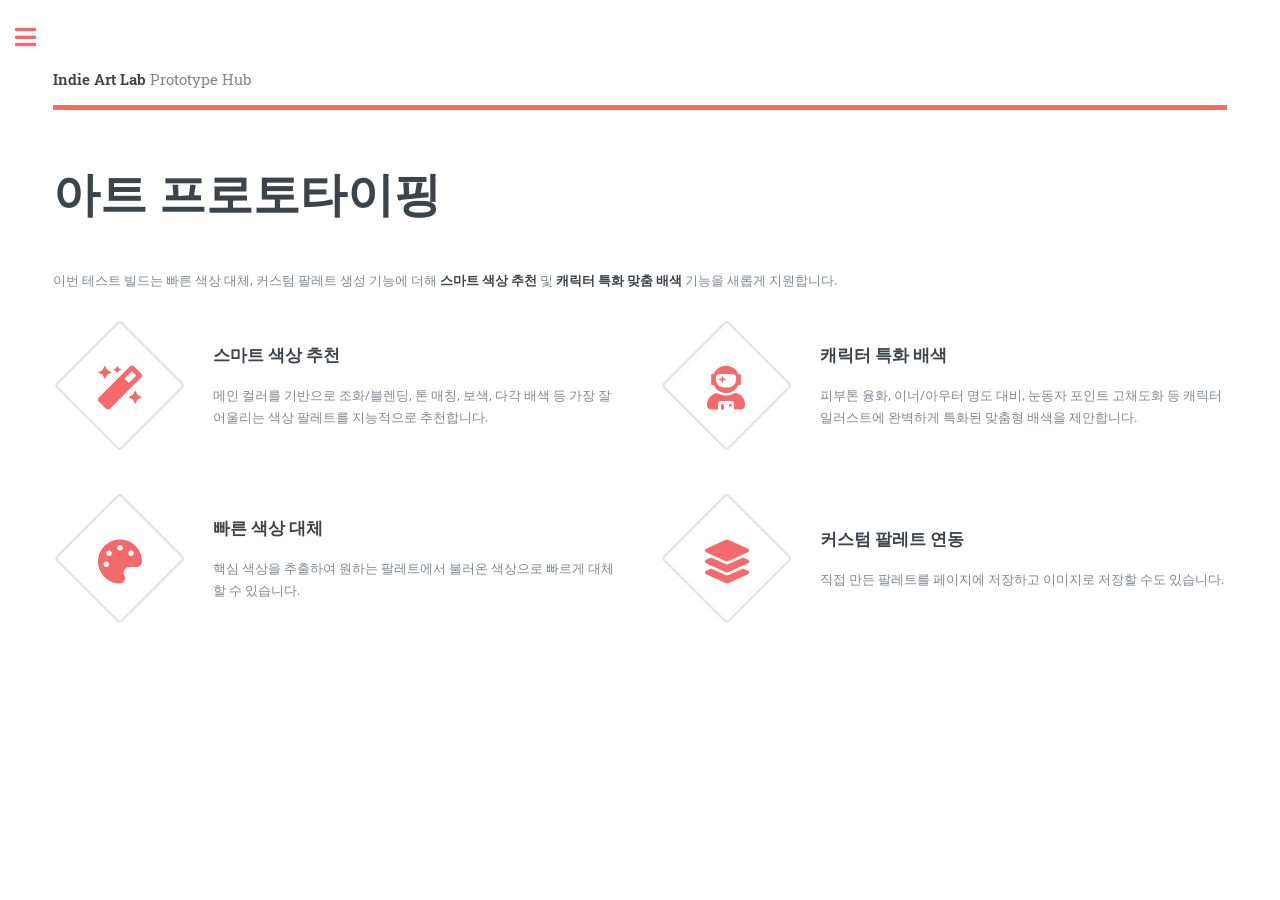
<file: index.html>
<!DOCTYPE HTML>
<!--
	Editorial by HTML5 UP
	html5up.net | @ajlkn
	Free for personal and commercial use under the CCA 3.0 license (html5up.net/license)
-->
<html>
	<head>
		<title>Indie Art Lab</title>
		<meta charset="utf-8" />
		<meta name="viewport" content="width=device-width, initial-scale=1, user-scalable=no" />
		<link rel="stylesheet" href="assets/css/main.css" />
		<link rel="stylesheet" href="assets/css/site.css" />
	</head>
	<body class="is-preload">

		<!-- Wrapper -->
			<div id="wrapper">

				<!-- Main -->
					<div id="main">
						<div class="inner">

							<!-- Header -->
								<header id="header">
									<a href="index.html" class="logo"><strong>Indie Art Lab</strong> Prototype Hub</a>
								</header>

							<!-- Content -->
								<section>
									<header class="main">
										<h1>아트 프로토타이핑</h1>
									</header>
									<p>이번 테스트 빌드는 빠른 색상 대체, 커스텀 팔레트 생성 기능에 더해 <strong>스마트 색상 추천</strong> 및 <strong>캐릭터 특화 맞춤 배색</strong> 기능을 새롭게 지원합니다.</p>
									<div class="features">
										<article>
											<span class="icon solid fa-magic"></span>
											<div class="content">
												<h3>스마트 색상 추천</h3>
												<p>메인 컬러를 기반으로 조화/블렌딩, 톤 매칭, 보색, 다각 배색 등 가장 잘 어울리는 색상 팔레트를 지능적으로 추천합니다.</p>
											</div>
										</article>
										<article>
											<span class="icon solid fa-user-astronaut"></span>
											<div class="content">
												<h3>캐릭터 특화 배색</h3>
												<p>피부톤 융화, 이너/아우터 명도 대비, 눈동자 포인트 고채도화 등 캐릭터 일러스트에 완벽하게 특화된 맞춤형 배색을 제안합니다.</p>
											</div>
										</article>
										<article>
											<span class="icon solid fa-palette"></span>
											<div class="content">
												<h3>빠른 색상 대체</h3>
												<p>핵심 색상을 추출하여 원하는 팔레트에서 불러온 색상으로 빠르게 대체할 수 있습니다.</p>
											</div>
										</article>
										<article>
											<span class="icon solid fa-layer-group"></span>
											<div class="content">
												<h3>커스텀 팔레트 연동</h3>
												<p>직접 만든 팔레트를 페이지에 저장하고 이미지로 저장할 수도 있습니다.</p>
											</div>
										</article>
									</div>
								</section>

						</div>
					</div>

				<!-- Sidebar -->
					<div id="sidebar">
						<div class="inner">

							<!-- Menu -->
								<nav id="menu">
									<header class="major">
										<h2>Menu</h2>
									</header>
									<ul>
										<li><a href="index.html">메인 허브</a></li>
										<li><a href="color-replace.html">색상 대체</a></li>
										<li><a href="custom-palette.html">커스텀 팔레트</a></li>
										<li><a href="launch-feedback.html">출시 알림/피드백</a></li>
									</ul>
								</nav>

						</div>
					</div>

			</div>

		<!-- Scripts -->
			<script src="assets/js/jquery.min.js"></script>
			<script src="assets/js/browser.min.js"></script>
			<script src="assets/js/breakpoints.min.js"></script>
			<script src="assets/js/util.js"></script>
			<script src="assets/js/main.js"></script>
			<script src="assets/js/menu-active.js"></script>
			<script src="assets/js/visitors.js"></script>

	</body>
</html>
</file>
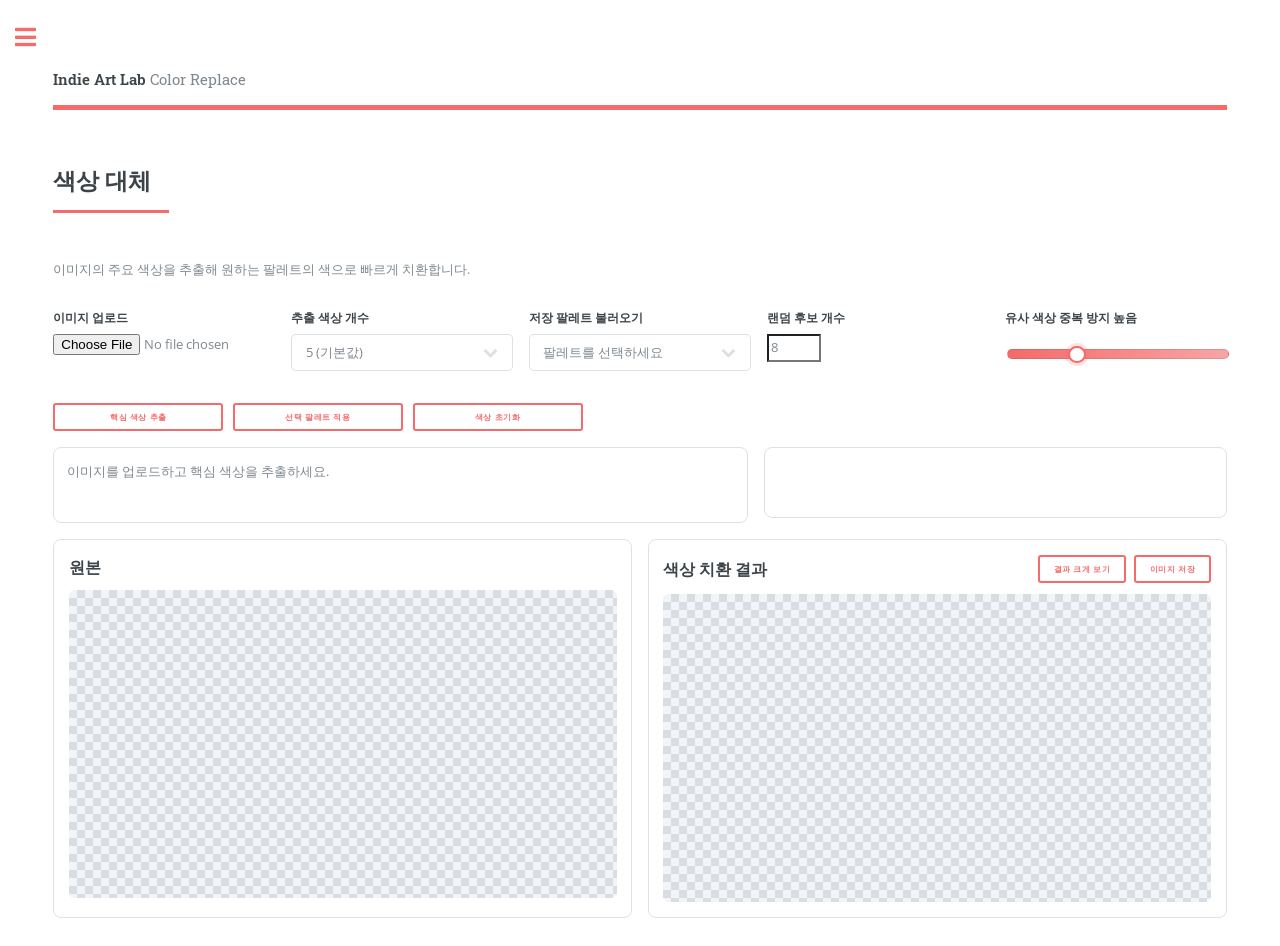
<file: color-replace.html>
<!DOCTYPE HTML>
<!--
	Editorial by HTML5 UP
	html5up.net | @ajlkn
	Free for personal and commercial use under the CCA 3.0 license (html5up.net/license)
-->
<html>
	<head>
		<title>Color Replace - Indie Art Lab</title>
		<meta charset="utf-8" />
		<meta name="viewport" content="width=device-width, initial-scale=1, user-scalable=no" />
		<link rel="stylesheet" href="assets/css/main.css" />
		<link rel="stylesheet" href="assets/css/site.css" />
		<link rel="stylesheet" href="assets/css/art-prototype.css" />
	</head>
	<body class="is-preload">

		<!-- Wrapper -->
			<div id="wrapper">

				<!-- Main -->
					<div id="main">
						<div class="inner">

							<!-- Header -->
								<header id="header">
									<a href="index.html" class="logo"><strong>Indie Art Lab</strong> Color Replace</a>
								</header>

							<section id="color-key-mapping">
								<header class="major">
									<h2>색상 대체</h2>
								</header>
								<p>이미지의 주요 색상을 추출해 원하는 팔레트의 색으로 빠르게 치환합니다.</p>

								<div class="art-tool-controls">
									<div class="art-tool-field">
										<label for="replace-image-upload">이미지 업로드</label>
										<input id="replace-image-upload" type="file" accept="image/*" />
									</div>
									<div class="art-tool-field">
										<label for="key-color-count">추출 색상 개수</label>
										<select id="key-color-count">
											<option value="auto" selected>자동(기본값)</option>
											<option value="3">3</option>
											<option value="4">4</option>
											<option value="5">5</option>
											<option value="6">6</option>
											<option value="7">7</option>
											<option value="8">8</option>
										</select>
									</div>
									<div class="art-tool-field">
										<label for="replace-palette-select">저장 팔레트 불러오기</label>
										<select id="replace-palette-select"></select>
									</div>
									<div class="art-tool-field">
										<label for="replace-random-count">랜덤 후보 개수</label>
										<input id="replace-random-count" type="number" min="1" max="24" step="1" value="8" />
									</div>
									<div class="art-tool-field art-tool-range">
										<label for="replace-dedupe-strength">유사 색상 중복 방지 <span id="replace-dedupe-label">높음</span></label>
										<input id="replace-dedupe-strength" type="range" min="0" max="300" value="90" />
									</div>
								</div>

								<div class="art-tool-actions">
									<button id="extract-key-colors" type="button" class="button small">핵심 색상 추출</button>
									<button id="apply-shared-palette" type="button" class="button small">선택 팔레트 적용</button>
									<button id="reset-key-remap" type="button" class="button small">색상 초기화</button>
								</div>

								<div id="replace-random-results" class="art-tool-compare-grid"></div>

								<div class="art-tool-grid color-replace-edit-grid">
									<div id="key-color-list" class="key-color-list"></div>
									<div class="key-color-list">
										<div id="current-palette-hex-list" class="art-tool-swatches"></div>
										<p id="current-palette-copy-status" class="key-color-label"></p>
									</div>
								</div>

								<div class="art-tool-grid">
									<div class="art-tool-panel">
										<h3>원본</h3>
										<canvas id="replace-original-canvas" width="640" height="360"></canvas>
									</div>
									<div class="art-tool-panel">
										<div class="art-tool-panel-head">
											<h3>색상 치환 결과</h3>
											<div class="art-tool-actions">
												<button id="open-remap-fullscreen" type="button" class="button small">결과 크게 보기</button>
												<button id="download-remap" type="button" class="button small">이미지 저장</button>
											</div>
										</div>
										<canvas id="replace-remap-canvas" width="640" height="360"></canvas>
									</div>
								</div>
							</section>

						</div>
					</div>

				<div id="remap-fullscreen-modal" class="image-modal hidden" role="dialog" aria-modal="true" aria-label="색상 치환 결과 전체 보기">
					<div class="image-modal-stage">
						<button id="close-remap-fullscreen" type="button" class="image-modal-close button small">X</button>
						<img id="remap-fullscreen-image" alt="색상 치환 결과 크게 보기" />
					</div>
				</div>

				<!-- Sidebar -->
					<div id="sidebar">
						<div class="inner">

							<!-- Menu -->
								<nav id="menu">
									<header class="major">
										<h2>Menu</h2>
									</header>
									<ul>
										<li><a href="index.html">메인 허브</a></li>
										<li><a href="color-replace.html">색상 대체</a></li>
										<li><a href="custom-palette.html">커스텀 팔레트</a></li>
										<li><a href="launch-feedback.html">출시 알림/피드백</a></li>
									</ul>
								</nav>

						</div>
					</div>

			</div>

		<!-- Scripts -->
			<script src="assets/js/jquery.min.js"></script>
			<script src="assets/js/browser.min.js"></script>
			<script src="assets/js/breakpoints.min.js"></script>
			<script src="assets/js/util.js"></script>
			<script src="assets/js/main.js"></script>
			<script src="assets/js/menu-active.js"></script>
			<script src="assets/js/palette-store.js"></script>
			<script src="assets/js/color-extraction.js?v=5"></script>
			<script src="assets/js/color-replace.js?v=10"></script>
			<script src="assets/js/visitors.js"></script>

	</body>
</html>
</file>
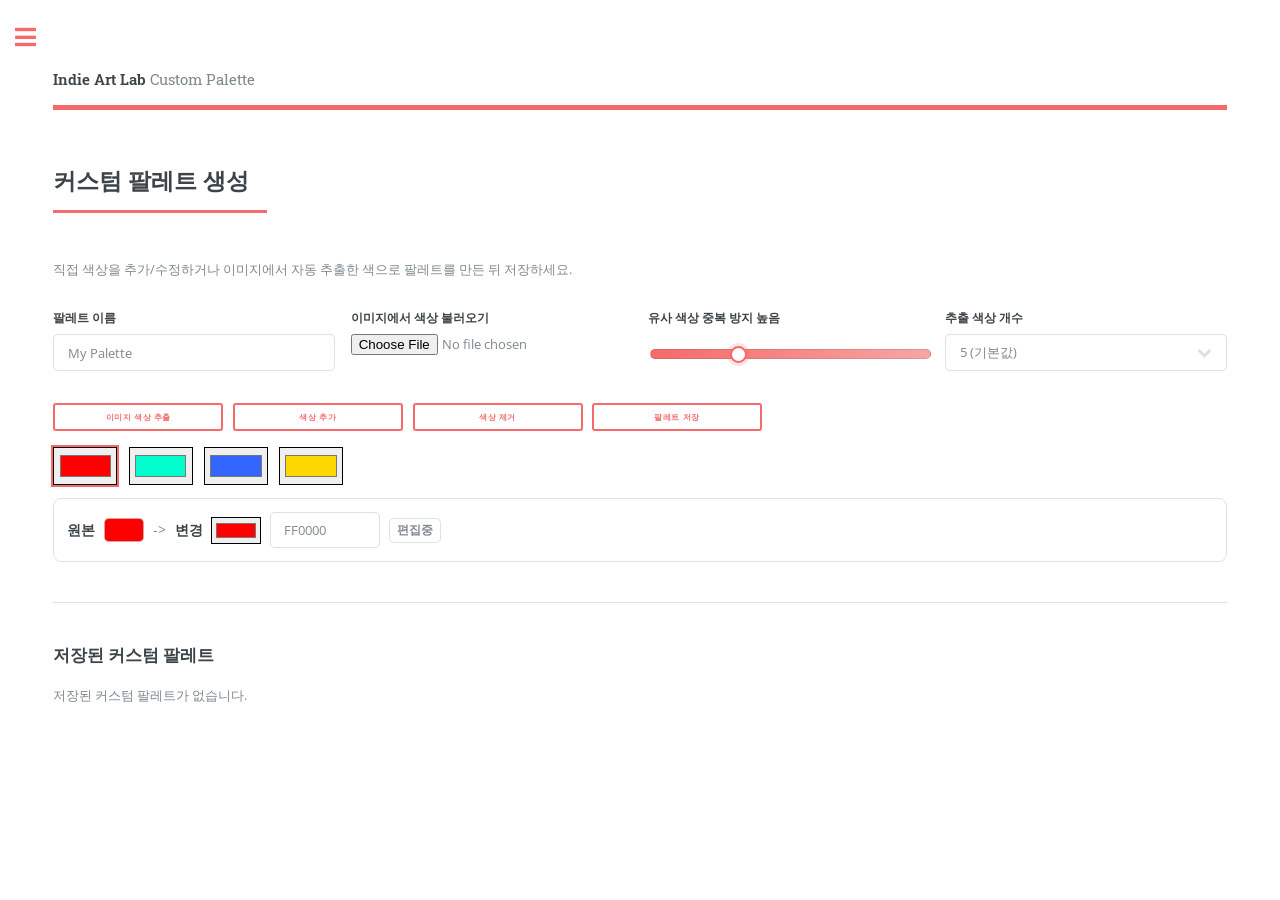
<file: custom-palette.html>
<!DOCTYPE HTML>
<html>
	<head>
		<title>Custom Palette - Indie Art Lab</title>
		<meta charset="utf-8" />
		<meta name="viewport" content="width=device-width, initial-scale=1, user-scalable=no" />
		<link rel="stylesheet" href="assets/css/main.css" />
		<link rel="stylesheet" href="assets/css/site.css" />
		<link rel="stylesheet" href="assets/css/art-prototype.css?v=2" />
	</head>
	<body class="is-preload">
		<div id="wrapper">
			<div id="main">
				<div class="inner">
					<header id="header">
						<a href="index.html" class="logo"><strong>Indie Art Lab</strong> Custom Palette</a>
					</header>

					<section>
						<header class="major">
							<h2>커스텀 팔레트 생성</h2>
						</header>
						<p>직접 색상을 추가/수정하거나 이미지에서 자동 추출한 색으로 팔레트를 만든 뒤 저장하세요.</p>

						<div class="art-tool-controls">
							<div class="art-tool-field">
								<label for="custom-palette-name">팔레트 이름</label>
								<input id="custom-palette-name" type="text" value="My Palette" />
							</div>
							<div class="art-tool-field">
								<label for="custom-image-upload">이미지에서 색상 불러오기</label>
								<input id="custom-image-upload" type="file" accept="image/*" />
							</div>
							<div class="art-tool-field art-tool-range">
								<label for="custom-dedupe-strength">유사 색상 중복 방지 <span id="custom-dedupe-label">높음</span></label>
								<input id="custom-dedupe-strength" type="range" min="0" max="300" value="90" />
							</div>
							<div class="art-tool-field">
								<label for="custom-color-count">추출 색상 개수</label>
								<select id="custom-color-count"></select>
							</div>
						</div>

						<div class="art-tool-actions">
							<button id="extract-custom-colors" type="button" class="button small">이미지 색상 추출</button>
							<button id="add-custom-color" type="button" class="button small">색상 추가</button>
							<button id="remove-custom-color" type="button" class="button small">색상 제거</button>
							<button id="save-custom-palette" type="button" class="button small">팔레트 저장</button>
						</div>

						<div id="custom-palette-colors" class="art-tool-editor-colors"></div>
						<div id="custom-selected-editor" class="key-color-list">
							<div class="key-color-row">
								<span class="key-color-label">원본</span>
								<span id="custom-selected-source-swatch" class="key-color-swatch" style="background-color:#ff0000"></span>
								<span class="key-color-arrow">-></span>
								<span class="key-color-label">변경</span>
								<input id="custom-selected-color-input" type="color" value="#ff0000" />
								<input id="custom-selected-hex-input" type="text" value="FF0000" maxlength="6" placeholder="RRGGBB" />
								<span class="key-color-status">편집중</span>
							</div>
						</div>
						<p id="custom-palette-status" class="key-color-label"></p>

						<hr class="major" />
						<h3>저장된 커스텀 팔레트</h3>
						<div id="saved-custom-palettes" class="art-tool-compare-grid"></div>
					</section>
				</div>
			</div>

			<div id="sidebar">
				<div class="inner">
					<nav id="menu">
						<header class="major"><h2>Menu</h2></header>
						<ul>
							<li><a href="index.html">메인 허브</a></li>
							<li><a href="color-replace.html">색상 대체</a></li>
							<li><a href="custom-palette.html">커스텀 팔레트</a></li>
							<li><a href="launch-feedback.html">출시 알림/피드백</a></li>
						</ul>
					</nav>
				</div>
			</div>
		</div>

		<script src="assets/js/jquery.min.js"></script>
		<script src="assets/js/browser.min.js"></script>
		<script src="assets/js/breakpoints.min.js"></script>
		<script src="assets/js/util.js"></script>
		<script src="assets/js/main.js"></script>
		<script src="assets/js/menu-active.js"></script>
		<script src="assets/js/palette-store.js"></script>
		<script src="assets/js/color-extraction.js?v=5"></script>
		<script src="assets/js/custom-palette.js?v=9"></script>
		<script src="assets/js/visitors.js"></script>
	</body>
</html>
</file>
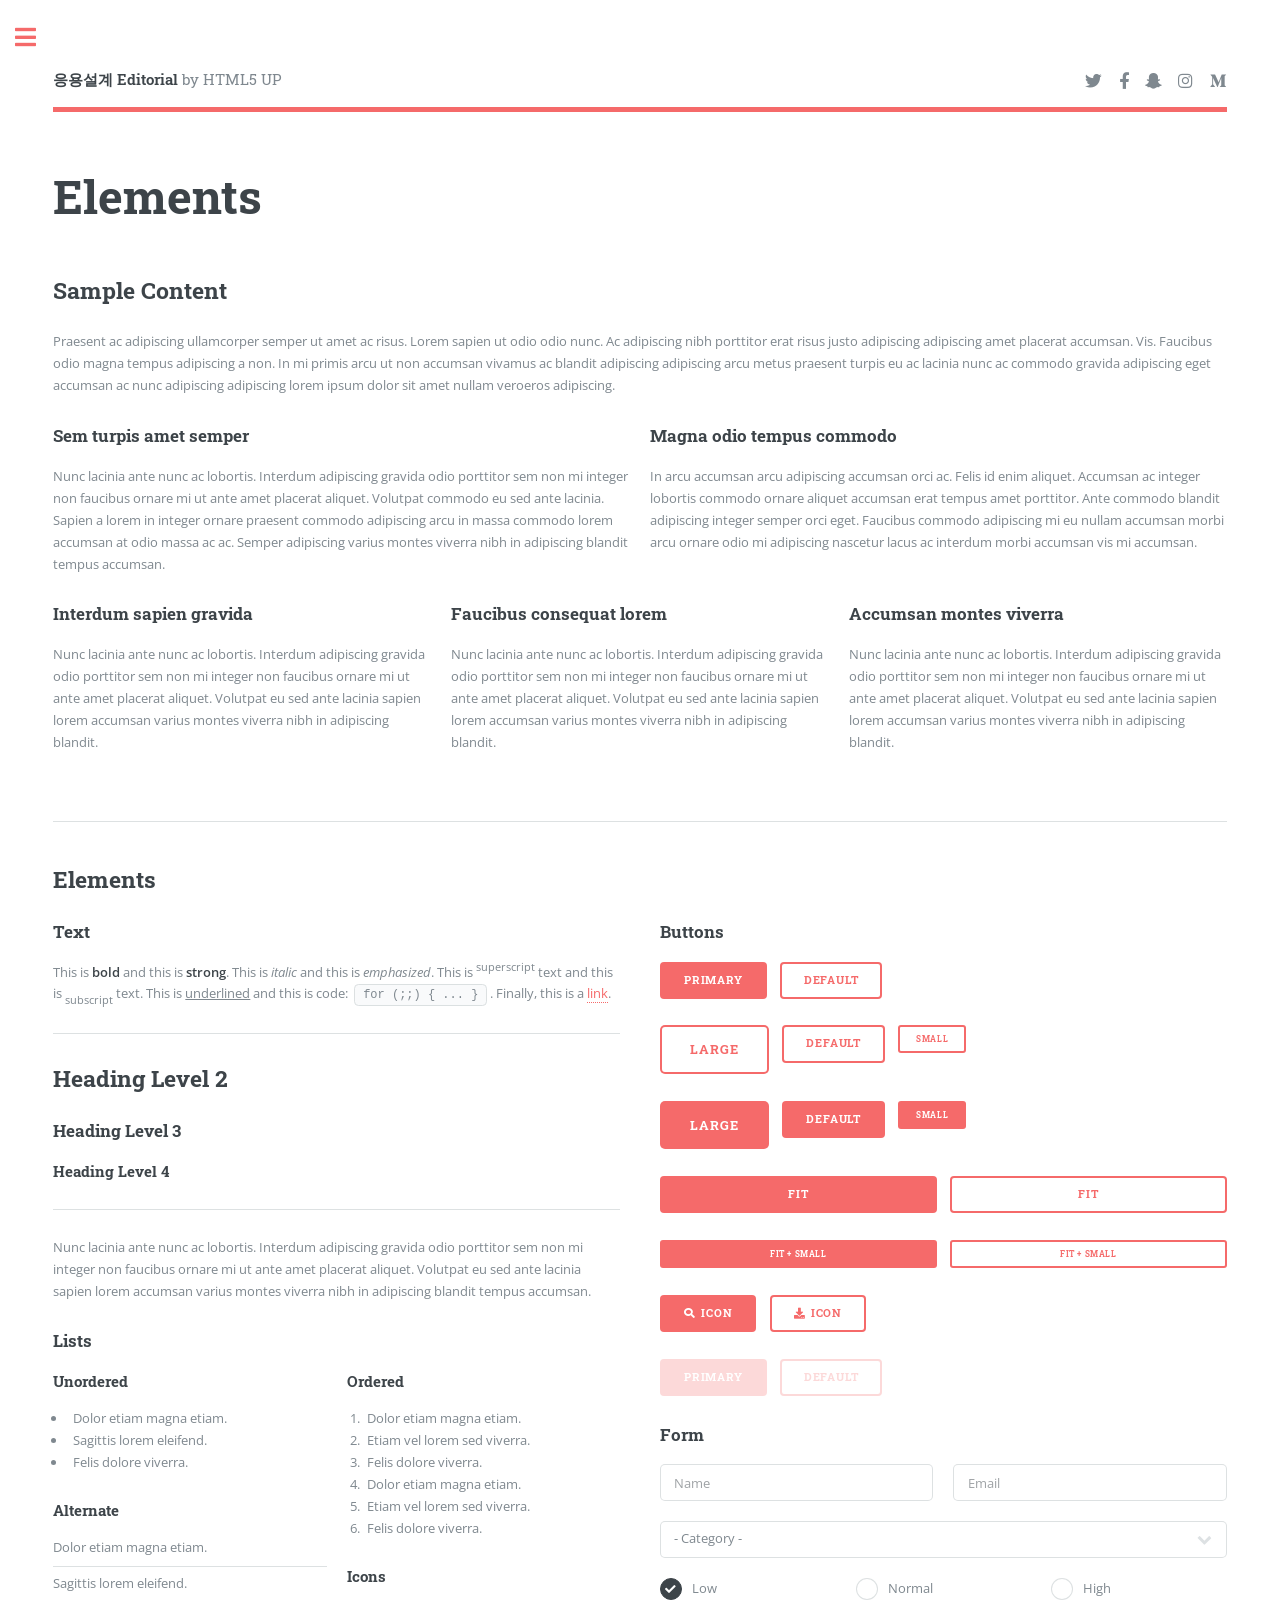
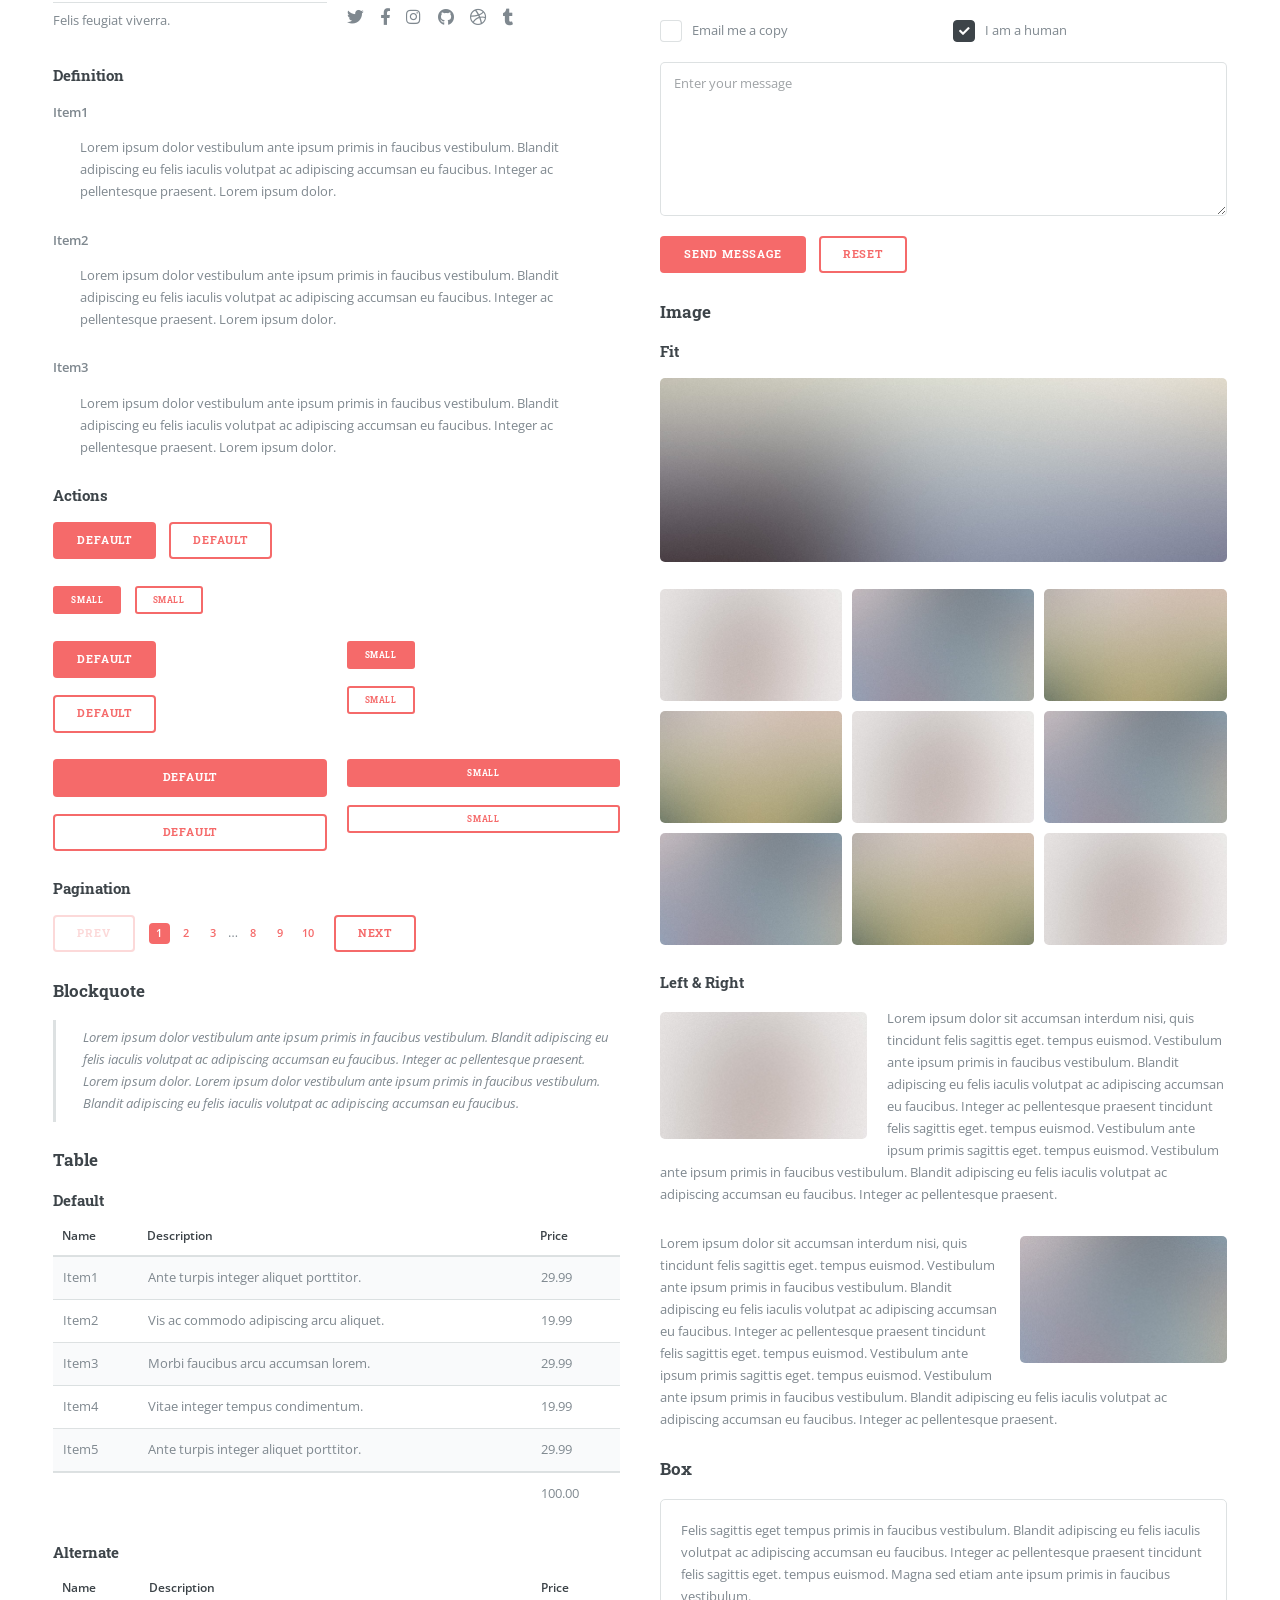
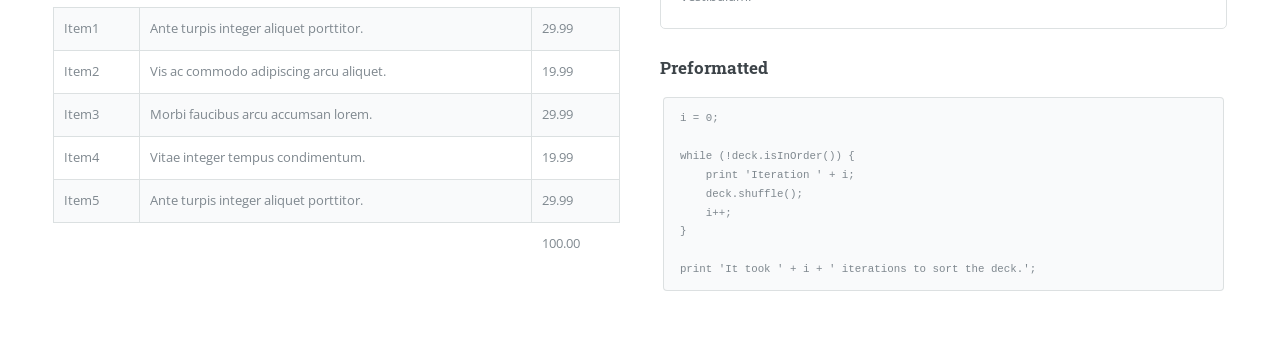
<file: elements.html>
<!DOCTYPE HTML>
<!--
	Editorial by HTML5 UP
	html5up.net | @ajlkn
	Free for personal and commercial use under the CCA 3.0 license (html5up.net/license)
-->
<html>
	<head>
		<title>Elements - 응용설계</title>
		<meta charset="utf-8" />
		<meta name="viewport" content="width=device-width, initial-scale=1, user-scalable=no" />
		<link rel="stylesheet" href="assets/css/main.css" />
		<link rel="stylesheet" href="assets/css/site.css" />
	</head>
	<body class="is-preload">

		<!-- Wrapper -->
			<div id="wrapper">

				<!-- Main -->
					<div id="main">
						<div class="inner">

							<!-- Header -->
								<header id="header">
									<a href="index.html" class="logo"><strong>응용설계 Editorial</strong> by HTML5 UP</a>
									<ul class="icons">
										<li><a href="#" class="icon brands fa-twitter"><span class="label">Twitter</span></a></li>
										<li><a href="#" class="icon brands fa-facebook-f"><span class="label">Facebook</span></a></li>
										<li><a href="#" class="icon brands fa-snapchat-ghost"><span class="label">Snapchat</span></a></li>
										<li><a href="#" class="icon brands fa-instagram"><span class="label">Instagram</span></a></li>
										<li><a href="#" class="icon brands fa-medium-m"><span class="label">Medium</span></a></li>
									</ul>
								</header>

							<!-- Content -->
								<section>
									<header class="main">
										<h1>Elements</h1>
									</header>

									<!-- Content -->
										<h2 id="content">Sample Content</h2>
										<p>Praesent ac adipiscing ullamcorper semper ut amet ac risus. Lorem sapien ut odio odio nunc. Ac adipiscing nibh porttitor erat risus justo adipiscing adipiscing amet placerat accumsan. Vis. Faucibus odio magna tempus adipiscing a non. In mi primis arcu ut non accumsan vivamus ac blandit adipiscing adipiscing arcu metus praesent turpis eu ac lacinia nunc ac commodo gravida adipiscing eget accumsan ac nunc adipiscing adipiscing lorem ipsum dolor sit amet nullam veroeros adipiscing.</p>
										<div class="row">
											<div class="col-6 col-12-small">
												<h3>Sem turpis amet semper</h3>
												<p>Nunc lacinia ante nunc ac lobortis. Interdum adipiscing gravida odio porttitor sem non mi integer non faucibus ornare mi ut ante amet placerat aliquet. Volutpat commodo eu sed ante lacinia. Sapien a lorem in integer ornare praesent commodo adipiscing arcu in massa commodo lorem accumsan at odio massa ac ac. Semper adipiscing varius montes viverra nibh in adipiscing blandit tempus accumsan.</p>
											</div>
											<div class="col-6 col-12-small">
												<h3>Magna odio tempus commodo</h3>
												<p>In arcu accumsan arcu adipiscing accumsan orci ac. Felis id enim aliquet. Accumsan ac integer lobortis commodo ornare aliquet accumsan erat tempus amet porttitor. Ante commodo blandit adipiscing integer semper orci eget. Faucibus commodo adipiscing mi eu nullam accumsan morbi arcu ornare odio mi adipiscing nascetur lacus ac interdum morbi accumsan vis mi accumsan.</p>
											</div>
											<!-- Break -->
											<div class="col-4 col-12-medium">
												<h3>Interdum sapien gravida</h3>
												<p>Nunc lacinia ante nunc ac lobortis. Interdum adipiscing gravida odio porttitor sem non mi integer non faucibus ornare mi ut ante amet placerat aliquet. Volutpat eu sed ante lacinia sapien lorem accumsan varius montes viverra nibh in adipiscing blandit.</p>
											</div>
											<div class="col-4 col-12-medium">
												<h3>Faucibus consequat lorem</h3>
												<p>Nunc lacinia ante nunc ac lobortis. Interdum adipiscing gravida odio porttitor sem non mi integer non faucibus ornare mi ut ante amet placerat aliquet. Volutpat eu sed ante lacinia sapien lorem accumsan varius montes viverra nibh in adipiscing blandit.</p>
											</div>
											<div class="col-4 col-12-medium">
												<h3>Accumsan montes viverra</h3>
												<p>Nunc lacinia ante nunc ac lobortis. Interdum adipiscing gravida odio porttitor sem non mi integer non faucibus ornare mi ut ante amet placerat aliquet. Volutpat eu sed ante lacinia sapien lorem accumsan varius montes viverra nibh in adipiscing blandit.</p>
											</div>
										</div>

									<hr class="major" />

									<!-- Elements -->
										<h2 id="elements">Elements</h2>
										<div class="row gtr-200">
											<div class="col-6 col-12-medium">

												<!-- Text stuff -->
													<h3>Text</h3>
													<p>This is <b>bold</b> and this is <strong>strong</strong>. This is <i>italic</i> and this is <em>emphasized</em>.
													This is <sup>superscript</sup> text and this is <sub>subscript</sub> text.
													This is <u>underlined</u> and this is code: <code>for (;;) { ... }</code>.
													Finally, this is a <a href="#">link</a>.</p>
													<hr />
													<h2>Heading Level 2</h2>
													<h3>Heading Level 3</h3>
													<h4>Heading Level 4</h4>
													<hr />
													<p>Nunc lacinia ante nunc ac lobortis. Interdum adipiscing gravida odio porttitor sem non mi integer non faucibus ornare mi ut ante amet placerat aliquet. Volutpat eu sed ante lacinia sapien lorem accumsan varius montes viverra nibh in adipiscing blandit tempus accumsan.</p>

												<!-- Lists -->
													<h3>Lists</h3>
													<div class="row">
														<div class="col-6 col-12-small">

															<h4>Unordered</h4>
															<ul>
																<li>Dolor etiam magna etiam.</li>
																<li>Sagittis lorem eleifend.</li>
																<li>Felis dolore viverra.</li>
															</ul>

															<h4>Alternate</h4>
															<ul class="alt">
																<li>Dolor etiam magna etiam.</li>
																<li>Sagittis lorem eleifend.</li>
																<li>Felis feugiat viverra.</li>
															</ul>

														</div>
														<div class="col-6 col-12-small">

															<h4>Ordered</h4>
															<ol>
																<li>Dolor etiam magna etiam.</li>
																<li>Etiam vel lorem sed viverra.</li>
																<li>Felis dolore viverra.</li>
																<li>Dolor etiam magna etiam.</li>
																<li>Etiam vel lorem sed viverra.</li>
																<li>Felis dolore viverra.</li>
															</ol>

															<h4>Icons</h4>
															<ul class="icons">
																<li><a href="#" class="icon brands fa-twitter"><span class="label">Twitter</span></a></li>
																<li><a href="#" class="icon brands fa-facebook-f"><span class="label">Facebook</span></a></li>
																<li><a href="#" class="icon brands fa-instagram"><span class="label">Instagram</span></a></li>
																<li><a href="#" class="icon brands fa-github"><span class="label">Github</span></a></li>
																<li><a href="#" class="icon brands fa-dribbble"><span class="label">Dribbble</span></a></li>
																<li><a href="#" class="icon brands fa-tumblr"><span class="label">Tumblr</span></a></li>
															</ul>

														</div>
													</div>
													<h4>Definition</h4>
													<dl>
														<dt>Item1</dt>
														<dd>
															<p>Lorem ipsum dolor vestibulum ante ipsum primis in faucibus vestibulum. Blandit adipiscing eu felis iaculis volutpat ac adipiscing accumsan eu faucibus. Integer ac pellentesque praesent. Lorem ipsum dolor.</p>
														</dd>
														<dt>Item2</dt>
														<dd>
															<p>Lorem ipsum dolor vestibulum ante ipsum primis in faucibus vestibulum. Blandit adipiscing eu felis iaculis volutpat ac adipiscing accumsan eu faucibus. Integer ac pellentesque praesent. Lorem ipsum dolor.</p>
														</dd>
														<dt>Item3</dt>
														<dd>
															<p>Lorem ipsum dolor vestibulum ante ipsum primis in faucibus vestibulum. Blandit adipiscing eu felis iaculis volutpat ac adipiscing accumsan eu faucibus. Integer ac pellentesque praesent. Lorem ipsum dolor.</p>
														</dd>
													</dl>

													<h4>Actions</h4>
													<ul class="actions">
														<li><a href="#" class="button primary">Default</a></li>
														<li><a href="#" class="button">Default</a></li>
													</ul>
													<ul class="actions small">
														<li><a href="#" class="button primary small">Small</a></li>
														<li><a href="#" class="button small">Small</a></li>
													</ul>
													<div class="row">
														<div class="col-6 col-12-small">
															<ul class="actions stacked">
																<li><a href="#" class="button primary">Default</a></li>
																<li><a href="#" class="button">Default</a></li>
															</ul>
														</div>
														<div class="col-6 col-12-small">
															<ul class="actions stacked">
																<li><a href="#" class="button primary small">Small</a></li>
																<li><a href="#" class="button small">Small</a></li>
															</ul>
														</div>
														<div class="col-6 col-12-small">
															<ul class="actions stacked">
																<li><a href="#" class="button primary fit">Default</a></li>
																<li><a href="#" class="button fit">Default</a></li>
															</ul>
														</div>
														<div class="col-6 col-12-small">
															<ul class="actions stacked">
																<li><a href="#" class="button primary small fit">Small</a></li>
																<li><a href="#" class="button small fit">Small</a></li>
															</ul>
														</div>
													</div>

													<h4>Pagination</h4>
													<ul class="pagination">
														<li><span class="button disabled">Prev</span></li>
														<li><a href="#" class="page active">1</a></li>
														<li><a href="#" class="page">2</a></li>
														<li><a href="#" class="page">3</a></li>
														<li><span>&hellip;</span></li>
														<li><a href="#" class="page">8</a></li>
														<li><a href="#" class="page">9</a></li>
														<li><a href="#" class="page">10</a></li>
														<li><a href="#" class="button">Next</a></li>
													</ul>

												<!-- Blockquote -->
													<h3>Blockquote</h3>
													<blockquote>Lorem ipsum dolor vestibulum ante ipsum primis in faucibus vestibulum. Blandit adipiscing eu felis iaculis volutpat ac adipiscing accumsan eu faucibus. Integer ac pellentesque praesent. Lorem ipsum dolor. Lorem ipsum dolor vestibulum ante ipsum primis in faucibus vestibulum. Blandit adipiscing eu felis iaculis volutpat ac adipiscing accumsan eu faucibus.</blockquote>

												<!-- Table -->
													<h3>Table</h3>

													<h4>Default</h4>
													<div class="table-wrapper">
														<table>
															<thead>
																<tr>
																	<th>Name</th>
																	<th>Description</th>
																	<th>Price</th>
																</tr>
															</thead>
															<tbody>
																<tr>
																	<td>Item1</td>
																	<td>Ante turpis integer aliquet porttitor.</td>
																	<td>29.99</td>
																</tr>
																<tr>
																	<td>Item2</td>
																	<td>Vis ac commodo adipiscing arcu aliquet.</td>
																	<td>19.99</td>
																</tr>
																<tr>
																	<td>Item3</td>
																	<td> Morbi faucibus arcu accumsan lorem.</td>
																	<td>29.99</td>
																</tr>
																<tr>
																	<td>Item4</td>
																	<td>Vitae integer tempus condimentum.</td>
																	<td>19.99</td>
																</tr>
																<tr>
																	<td>Item5</td>
																	<td>Ante turpis integer aliquet porttitor.</td>
																	<td>29.99</td>
																</tr>
															</tbody>
															<tfoot>
																<tr>
																	<td colspan="2"></td>
																	<td>100.00</td>
																</tr>
															</tfoot>
														</table>
													</div>

													<h4>Alternate</h4>
													<div class="table-wrapper">
														<table class="alt">
															<thead>
																<tr>
																	<th>Name</th>
																	<th>Description</th>
																	<th>Price</th>
																</tr>
															</thead>
															<tbody>
																<tr>
																	<td>Item1</td>
																	<td>Ante turpis integer aliquet porttitor.</td>
																	<td>29.99</td>
																</tr>
																<tr>
																	<td>Item2</td>
																	<td>Vis ac commodo adipiscing arcu aliquet.</td>
																	<td>19.99</td>
																</tr>
																<tr>
																	<td>Item3</td>
																	<td> Morbi faucibus arcu accumsan lorem.</td>
																	<td>29.99</td>
																</tr>
																<tr>
																	<td>Item4</td>
																	<td>Vitae integer tempus condimentum.</td>
																	<td>19.99</td>
																</tr>
																<tr>
																	<td>Item5</td>
																	<td>Ante turpis integer aliquet porttitor.</td>
																	<td>29.99</td>
																</tr>
															</tbody>
															<tfoot>
																<tr>
																	<td colspan="2"></td>
																	<td>100.00</td>
																</tr>
															</tfoot>
														</table>
													</div>

											</div>
											<div class="col-6 col-12-medium">

												<!-- Buttons -->
													<h3>Buttons</h3>
													<ul class="actions">
														<li><a href="#" class="button primary">Primary</a></li>
														<li><a href="#" class="button">Default</a></li>
													</ul>
													<ul class="actions">
														<li><a href="#" class="button large">Large</a></li>
														<li><a href="#" class="button">Default</a></li>
														<li><a href="#" class="button small">Small</a></li>
													</ul>
													<ul class="actions">
														<li><a href="#" class="button primary large">Large</a></li>
														<li><a href="#" class="button primary">Default</a></li>
														<li><a href="#" class="button primary small">Small</a></li>
													</ul>
													<ul class="actions fit">
														<li><a href="#" class="button primary fit">Fit</a></li>
														<li><a href="#" class="button fit">Fit</a></li>
													</ul>
													<ul class="actions fit small">
														<li><a href="#" class="button primary fit small">Fit + Small</a></li>
														<li><a href="#" class="button fit small">Fit + Small</a></li>
													</ul>
													<ul class="actions">
														<li><a href="#" class="button primary icon solid fa-search">Icon</a></li>
														<li><a href="#" class="button icon solid fa-download">Icon</a></li>
													</ul>
													<ul class="actions">
														<li><span class="button primary disabled">Primary</span></li>
														<li><span class="button disabled">Default</span></li>
													</ul>

												<!-- Form -->
													<h3>Form</h3>

													<form method="post" action="#">
														<div class="row gtr-uniform">
															<div class="col-6 col-12-xsmall">
																<input type="text" name="demo-name" id="demo-name" value="" placeholder="Name" />
															</div>
															<div class="col-6 col-12-xsmall">
																<input type="email" name="demo-email" id="demo-email" value="" placeholder="Email" />
															</div>
															<!-- Break -->
															<div class="col-12">
																<select name="demo-category" id="demo-category">
																	<option value="">- Category -</option>
																	<option value="1">Manufacturing</option>
																	<option value="1">Shipping</option>
																	<option value="1">Administration</option>
																	<option value="1">Human Resources</option>
																</select>
															</div>
															<!-- Break -->
															<div class="col-4 col-12-small">
																<input type="radio" id="demo-priority-low" name="demo-priority" checked>
																<label for="demo-priority-low">Low</label>
															</div>
															<div class="col-4 col-12-small">
																<input type="radio" id="demo-priority-normal" name="demo-priority">
																<label for="demo-priority-normal">Normal</label>
															</div>
															<div class="col-4 col-12-small">
																<input type="radio" id="demo-priority-high" name="demo-priority">
																<label for="demo-priority-high">High</label>
															</div>
															<!-- Break -->
															<div class="col-6 col-12-small">
																<input type="checkbox" id="demo-copy" name="demo-copy">
																<label for="demo-copy">Email me a copy</label>
															</div>
															<div class="col-6 col-12-small">
																<input type="checkbox" id="demo-human" name="demo-human" checked>
																<label for="demo-human">I am a human</label>
															</div>
															<!-- Break -->
															<div class="col-12">
																<textarea name="demo-message" id="demo-message" placeholder="Enter your message" rows="6"></textarea>
															</div>
															<!-- Break -->
															<div class="col-12">
																<ul class="actions">
																	<li><input type="submit" value="Send Message" class="primary" /></li>
																	<li><input type="reset" value="Reset" /></li>
																</ul>
															</div>
														</div>
													</form>

												<!-- Image -->
													<h3>Image</h3>

													<h4>Fit</h4>
													<span class="image fit"><img src="images/pic11.jpg" alt="" /></span>
													<div class="box alt">
														<div class="row gtr-50 gtr-uniform">
															<div class="col-4"><span class="image fit"><img src="images/pic01.jpg" alt="" /></span></div>
															<div class="col-4"><span class="image fit"><img src="images/pic02.jpg" alt="" /></span></div>
															<div class="col-4"><span class="image fit"><img src="images/pic03.jpg" alt="" /></span></div>
															<!-- Break -->
															<div class="col-4"><span class="image fit"><img src="images/pic03.jpg" alt="" /></span></div>
															<div class="col-4"><span class="image fit"><img src="images/pic01.jpg" alt="" /></span></div>
															<div class="col-4"><span class="image fit"><img src="images/pic02.jpg" alt="" /></span></div>
															<!-- Break -->
															<div class="col-4"><span class="image fit"><img src="images/pic02.jpg" alt="" /></span></div>
															<div class="col-4"><span class="image fit"><img src="images/pic03.jpg" alt="" /></span></div>
															<div class="col-4"><span class="image fit"><img src="images/pic01.jpg" alt="" /></span></div>
														</div>
													</div>

													<h4>Left &amp; Right</h4>
													<p><span class="image left"><img src="images/pic01.jpg" alt="" /></span>Lorem ipsum dolor sit accumsan interdum nisi, quis tincidunt felis sagittis eget. tempus euismod. Vestibulum ante ipsum primis in faucibus vestibulum. Blandit adipiscing eu felis iaculis volutpat ac adipiscing accumsan eu faucibus. Integer ac pellentesque praesent tincidunt felis sagittis eget. tempus euismod. Vestibulum ante ipsum primis sagittis eget. tempus euismod. Vestibulum ante ipsum primis in faucibus vestibulum. Blandit adipiscing eu felis iaculis volutpat ac adipiscing accumsan eu faucibus. Integer ac pellentesque praesent.</p>
													<p><span class="image right"><img src="images/pic02.jpg" alt="" /></span>Lorem ipsum dolor sit accumsan interdum nisi, quis tincidunt felis sagittis eget. tempus euismod. Vestibulum ante ipsum primis in faucibus vestibulum. Blandit adipiscing eu felis iaculis volutpat ac adipiscing accumsan eu faucibus. Integer ac pellentesque praesent tincidunt felis sagittis eget. tempus euismod. Vestibulum ante ipsum primis sagittis eget. tempus euismod. Vestibulum ante ipsum primis in faucibus vestibulum. Blandit adipiscing eu felis iaculis volutpat ac adipiscing accumsan eu faucibus. Integer ac pellentesque praesent.</p>

												<!-- Box -->
													<h3>Box</h3>
													<div class="box">
														<p>Felis sagittis eget tempus primis in faucibus vestibulum. Blandit adipiscing eu felis iaculis volutpat ac adipiscing accumsan eu faucibus. Integer ac pellentesque praesent tincidunt felis sagittis eget. tempus euismod. Magna sed etiam ante ipsum primis in faucibus vestibulum.</p>
													</div>

												<!-- Preformatted Code -->
													<h3>Preformatted</h3>
													<pre><code>i = 0;

while (!deck.isInOrder()) {
    print 'Iteration ' + i;
    deck.shuffle();
    i++;
}

print 'It took ' + i + ' iterations to sort the deck.';
</code></pre>

											</div>
										</div>

								</section>

						</div>
					</div>

				<!-- Sidebar -->
					<div id="sidebar">
						<div class="inner">

							<!-- Menu -->
								<nav id="menu">
									<header class="major">
										<h2>Menu</h2>
									</header>
									<ul>
										<li><a href="index.html">메인 허브</a></li>
										<li><a href="color-replace.html">색상 대체</a></li>
										<li><a href="custom-palette.html">커스텀 팔레트</a></li>
									</ul>
								</nav>

							<!-- Section -->
								<section>
									<header class="major">
										<h2>Ante interdum</h2>
									</header>
									<div class="mini-posts">
										<article>
											<a href="#" class="image"><img src="images/pic07.jpg" alt="" /></a>
											<p>Aenean ornare velit lacus, ac varius enim lorem ullamcorper dolore aliquam.</p>
										</article>
										<article>
											<a href="#" class="image"><img src="images/pic08.jpg" alt="" /></a>
											<p>Aenean ornare velit lacus, ac varius enim lorem ullamcorper dolore aliquam.</p>
										</article>
										<article>
											<a href="#" class="image"><img src="images/pic09.jpg" alt="" /></a>
											<p>Aenean ornare velit lacus, ac varius enim lorem ullamcorper dolore aliquam.</p>
										</article>
									</div>
									<ul class="actions">
										<li><a href="#" class="button">More</a></li>
									</ul>
								</section>

							<!-- Section -->
								<section>
									<header class="major">
										<h2>Get in touch</h2>
									</header>
									<p>Sed varius enim lorem ullamcorper dolore aliquam aenean ornare velit lacus, ac varius enim lorem ullamcorper dolore. Proin sed aliquam facilisis ante interdum. Sed nulla amet lorem feugiat tempus aliquam.</p>
									<ul class="contact">
										<li class="icon solid fa-envelope"><a href="#">information@untitled.tld</a></li>
										<li class="icon solid fa-phone">(000) 000-0000</li>
										<li class="icon solid fa-home">1234 Somewhere Road #8254<br />
										Nashville, TN 00000-0000</li>
									</ul>
								</section>

							<!-- Footer -->
								<footer id="footer">
									<p class="copyright">&copy; Untitled. All rights reserved. Demo Images: <a href="https://unsplash.com">Unsplash</a>. Design: <a href="https://html5up.net">HTML5 UP</a>.</p>
								</footer>

						</div>
					</div>

			</div>

		<!-- Scripts -->
			<script src="assets/js/jquery.min.js"></script>
			<script src="assets/js/browser.min.js"></script>
			<script src="assets/js/breakpoints.min.js"></script>
			<script src="assets/js/util.js"></script>
			<script src="assets/js/main.js"></script>
			<script src="assets/js/menu-active.js"></script>
			<script src="assets/js/visitors.js"></script>

	</body>
</html>
</file>
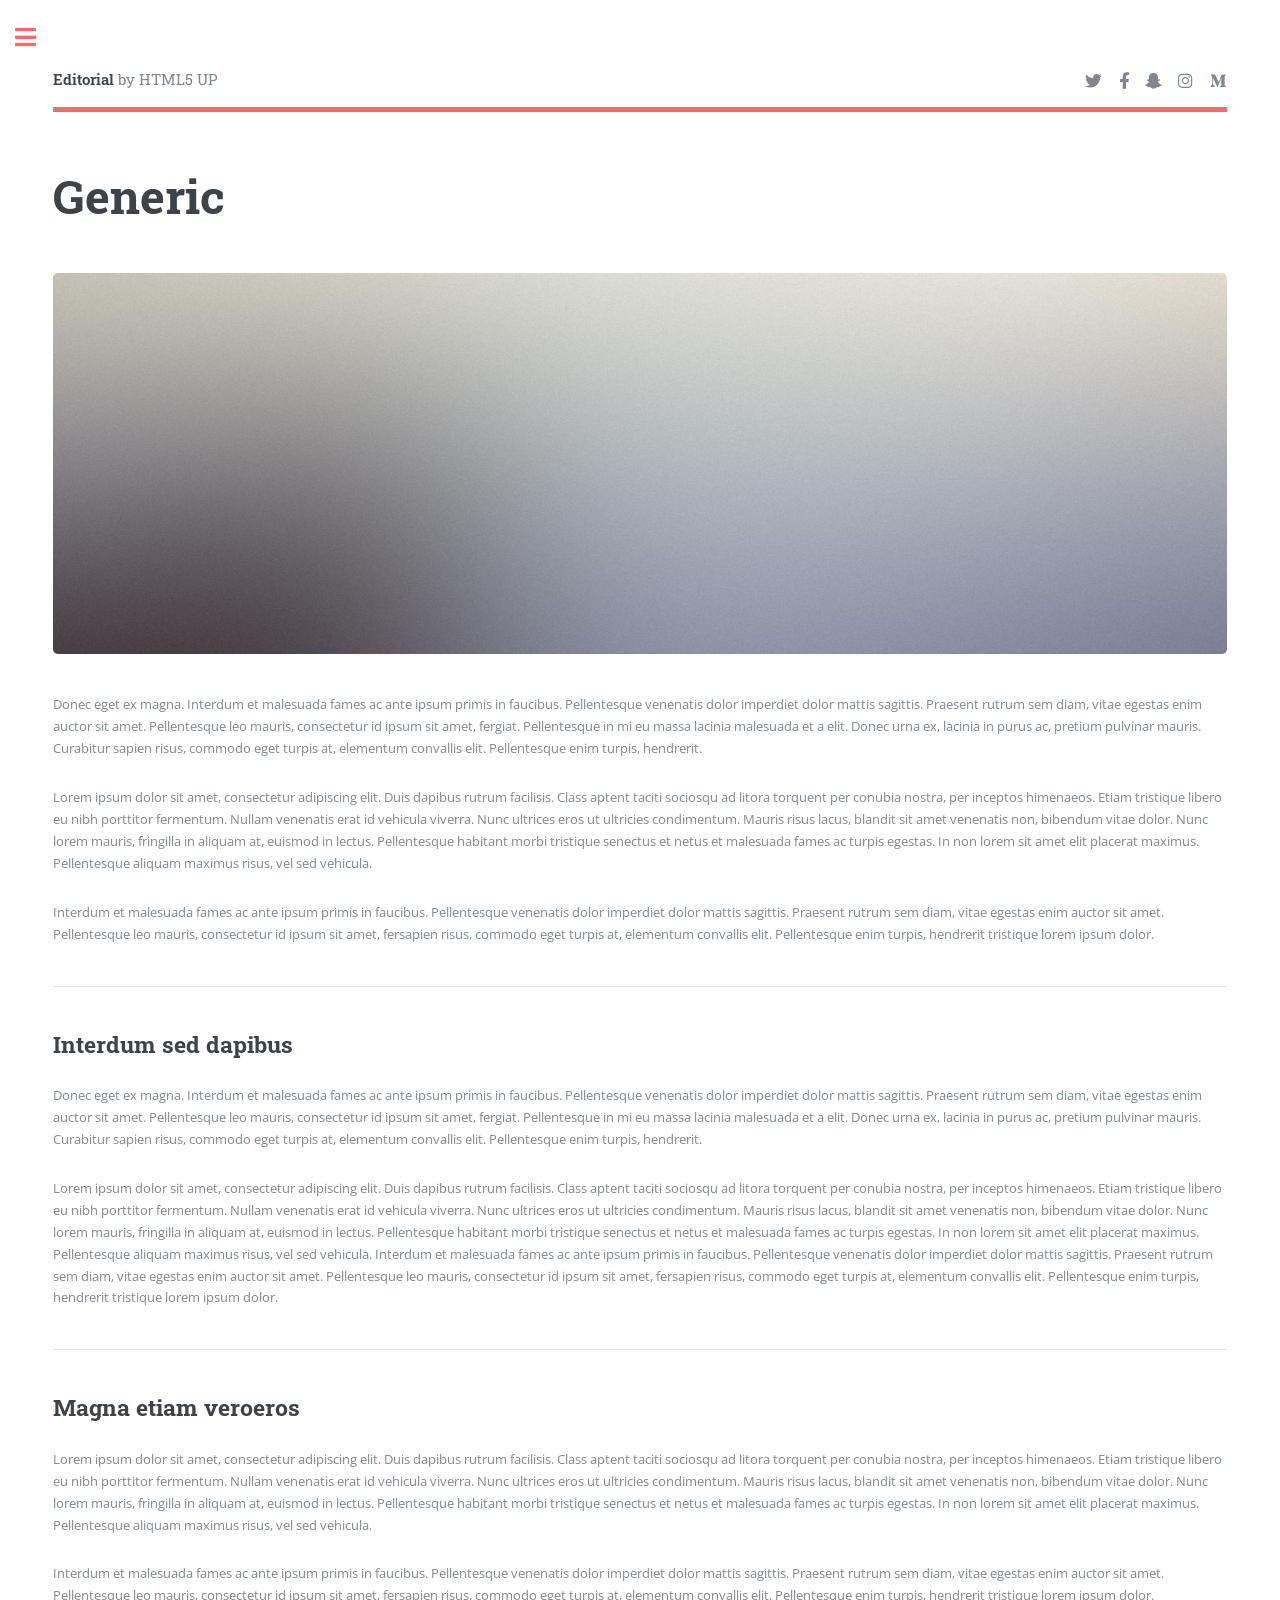
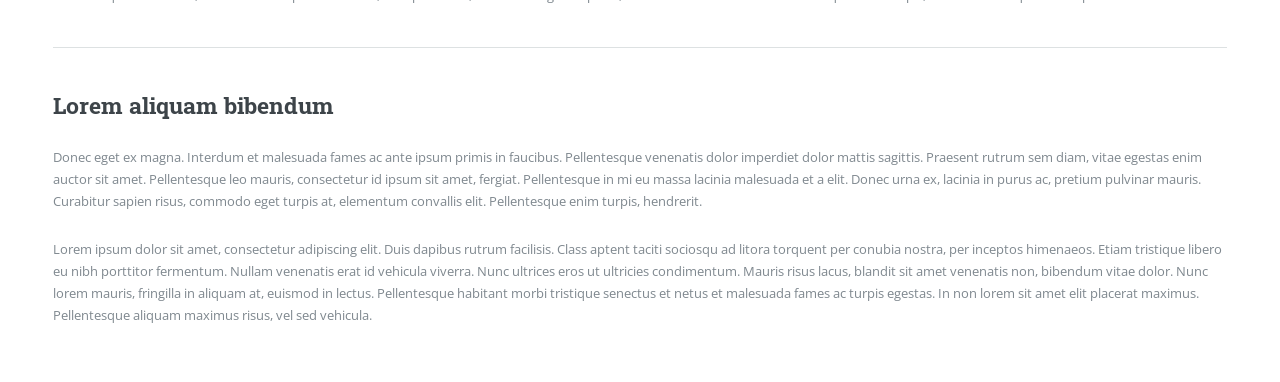
<file: generic.html>
<!DOCTYPE HTML>
<!--
	Editorial by HTML5 UP
	html5up.net | @ajlkn
	Free for personal and commercial use under the CCA 3.0 license (html5up.net/license)
-->
<html>
	<head>
		<title>Generic - Editorial by HTML5 UP</title>
		<meta charset="utf-8" />
		<meta name="viewport" content="width=device-width, initial-scale=1, user-scalable=no" />
		<link rel="stylesheet" href="assets/css/main.css" />
		<link rel="stylesheet" href="assets/css/site.css" />
	</head>
	<body class="is-preload">

		<!-- Wrapper -->
			<div id="wrapper">

				<!-- Main -->
					<div id="main">
						<div class="inner">

							<!-- Header -->
								<header id="header">
									<a href="index.html" class="logo"><strong>Editorial</strong> by HTML5 UP</a>
									<ul class="icons">
										<li><a href="#" class="icon brands fa-twitter"><span class="label">Twitter</span></a></li>
										<li><a href="#" class="icon brands fa-facebook-f"><span class="label">Facebook</span></a></li>
										<li><a href="#" class="icon brands fa-snapchat-ghost"><span class="label">Snapchat</span></a></li>
										<li><a href="#" class="icon brands fa-instagram"><span class="label">Instagram</span></a></li>
										<li><a href="#" class="icon brands fa-medium-m"><span class="label">Medium</span></a></li>
									</ul>
								</header>

							<!-- Content -->
								<section>
									<header class="main">
										<h1>Generic</h1>
									</header>

									<span class="image main"><img src="images/pic11.jpg" alt="" /></span>

									<p>Donec eget ex magna. Interdum et malesuada fames ac ante ipsum primis in faucibus. Pellentesque venenatis dolor imperdiet dolor mattis sagittis. Praesent rutrum sem diam, vitae egestas enim auctor sit amet. Pellentesque leo mauris, consectetur id ipsum sit amet, fergiat. Pellentesque in mi eu massa lacinia malesuada et a elit. Donec urna ex, lacinia in purus ac, pretium pulvinar mauris. Curabitur sapien risus, commodo eget turpis at, elementum convallis elit. Pellentesque enim turpis, hendrerit.</p>
									<p>Lorem ipsum dolor sit amet, consectetur adipiscing elit. Duis dapibus rutrum facilisis. Class aptent taciti sociosqu ad litora torquent per conubia nostra, per inceptos himenaeos. Etiam tristique libero eu nibh porttitor fermentum. Nullam venenatis erat id vehicula viverra. Nunc ultrices eros ut ultricies condimentum. Mauris risus lacus, blandit sit amet venenatis non, bibendum vitae dolor. Nunc lorem mauris, fringilla in aliquam at, euismod in lectus. Pellentesque habitant morbi tristique senectus et netus et malesuada fames ac turpis egestas. In non lorem sit amet elit placerat maximus. Pellentesque aliquam maximus risus, vel sed vehicula.</p>
									<p>Interdum et malesuada fames ac ante ipsum primis in faucibus. Pellentesque venenatis dolor imperdiet dolor mattis sagittis. Praesent rutrum sem diam, vitae egestas enim auctor sit amet. Pellentesque leo mauris, consectetur id ipsum sit amet, fersapien risus, commodo eget turpis at, elementum convallis elit. Pellentesque enim turpis, hendrerit tristique lorem ipsum dolor.</p>

									<hr class="major" />

									<h2>Interdum sed dapibus</h2>
									<p>Donec eget ex magna. Interdum et malesuada fames ac ante ipsum primis in faucibus. Pellentesque venenatis dolor imperdiet dolor mattis sagittis. Praesent rutrum sem diam, vitae egestas enim auctor sit amet. Pellentesque leo mauris, consectetur id ipsum sit amet, fergiat. Pellentesque in mi eu massa lacinia malesuada et a elit. Donec urna ex, lacinia in purus ac, pretium pulvinar mauris. Curabitur sapien risus, commodo eget turpis at, elementum convallis elit. Pellentesque enim turpis, hendrerit.</p>
									<p>Lorem ipsum dolor sit amet, consectetur adipiscing elit. Duis dapibus rutrum facilisis. Class aptent taciti sociosqu ad litora torquent per conubia nostra, per inceptos himenaeos. Etiam tristique libero eu nibh porttitor fermentum. Nullam venenatis erat id vehicula viverra. Nunc ultrices eros ut ultricies condimentum. Mauris risus lacus, blandit sit amet venenatis non, bibendum vitae dolor. Nunc lorem mauris, fringilla in aliquam at, euismod in lectus. Pellentesque habitant morbi tristique senectus et netus et malesuada fames ac turpis egestas. In non lorem sit amet elit placerat maximus. Pellentesque aliquam maximus risus, vel sed vehicula. Interdum et malesuada fames ac ante ipsum primis in faucibus. Pellentesque venenatis dolor imperdiet dolor mattis sagittis. Praesent rutrum sem diam, vitae egestas enim auctor sit amet. Pellentesque leo mauris, consectetur id ipsum sit amet, fersapien risus, commodo eget turpis at, elementum convallis elit. Pellentesque enim turpis, hendrerit tristique lorem ipsum dolor.</p>

									<hr class="major" />

									<h2>Magna etiam veroeros</h2>
									<p>Lorem ipsum dolor sit amet, consectetur adipiscing elit. Duis dapibus rutrum facilisis. Class aptent taciti sociosqu ad litora torquent per conubia nostra, per inceptos himenaeos. Etiam tristique libero eu nibh porttitor fermentum. Nullam venenatis erat id vehicula viverra. Nunc ultrices eros ut ultricies condimentum. Mauris risus lacus, blandit sit amet venenatis non, bibendum vitae dolor. Nunc lorem mauris, fringilla in aliquam at, euismod in lectus. Pellentesque habitant morbi tristique senectus et netus et malesuada fames ac turpis egestas. In non lorem sit amet elit placerat maximus. Pellentesque aliquam maximus risus, vel sed vehicula.</p>
									<p>Interdum et malesuada fames ac ante ipsum primis in faucibus. Pellentesque venenatis dolor imperdiet dolor mattis sagittis. Praesent rutrum sem diam, vitae egestas enim auctor sit amet. Pellentesque leo mauris, consectetur id ipsum sit amet, fersapien risus, commodo eget turpis at, elementum convallis elit. Pellentesque enim turpis, hendrerit tristique lorem ipsum dolor.</p>

									<hr class="major" />

									<h2>Lorem aliquam bibendum</h2>
									<p>Donec eget ex magna. Interdum et malesuada fames ac ante ipsum primis in faucibus. Pellentesque venenatis dolor imperdiet dolor mattis sagittis. Praesent rutrum sem diam, vitae egestas enim auctor sit amet. Pellentesque leo mauris, consectetur id ipsum sit amet, fergiat. Pellentesque in mi eu massa lacinia malesuada et a elit. Donec urna ex, lacinia in purus ac, pretium pulvinar mauris. Curabitur sapien risus, commodo eget turpis at, elementum convallis elit. Pellentesque enim turpis, hendrerit.</p>
									<p>Lorem ipsum dolor sit amet, consectetur adipiscing elit. Duis dapibus rutrum facilisis. Class aptent taciti sociosqu ad litora torquent per conubia nostra, per inceptos himenaeos. Etiam tristique libero eu nibh porttitor fermentum. Nullam venenatis erat id vehicula viverra. Nunc ultrices eros ut ultricies condimentum. Mauris risus lacus, blandit sit amet venenatis non, bibendum vitae dolor. Nunc lorem mauris, fringilla in aliquam at, euismod in lectus. Pellentesque habitant morbi tristique senectus et netus et malesuada fames ac turpis egestas. In non lorem sit amet elit placerat maximus. Pellentesque aliquam maximus risus, vel sed vehicula.</p>

								</section>

						</div>
					</div>

				<!-- Sidebar -->
					<div id="sidebar">
						<div class="inner">

							<!-- Menu -->
								<nav id="menu">
									<header class="major">
										<h2>Menu</h2>
									</header>
									<ul>
										<li><a href="index.html">메인 허브</a></li>
										<li><a href="color-replace.html">색상 대체</a></li>
										<li><a href="custom-palette.html">커스텀 팔레트</a></li>
									</ul>
								</nav>

							<!-- Section -->
								<section>
									<header class="major">
										<h2>Ante interdum</h2>
									</header>
									<div class="mini-posts">
										<article>
											<a href="#" class="image"><img src="images/pic07.jpg" alt="" /></a>
											<p>Aenean ornare velit lacus, ac varius enim lorem ullamcorper dolore aliquam.</p>
										</article>
										<article>
											<a href="#" class="image"><img src="images/pic08.jpg" alt="" /></a>
											<p>Aenean ornare velit lacus, ac varius enim lorem ullamcorper dolore aliquam.</p>
										</article>
										<article>
											<a href="#" class="image"><img src="images/pic09.jpg" alt="" /></a>
											<p>Aenean ornare velit lacus, ac varius enim lorem ullamcorper dolore aliquam.</p>
										</article>
									</div>
									<ul class="actions">
										<li><a href="#" class="button">More</a></li>
									</ul>
								</section>

							<!-- Section -->
								<section>
									<header class="major">
										<h2>Get in touch</h2>
									</header>
									<p>Sed varius enim lorem ullamcorper dolore aliquam aenean ornare velit lacus, ac varius enim lorem ullamcorper dolore. Proin sed aliquam facilisis ante interdum. Sed nulla amet lorem feugiat tempus aliquam.</p>
									<ul class="contact">
										<li class="icon solid fa-envelope"><a href="#">information@untitled.tld</a></li>
										<li class="icon solid fa-phone">(000) 000-0000</li>
										<li class="icon solid fa-home">1234 Somewhere Road #8254<br />
										Nashville, TN 00000-0000</li>
									</ul>
								</section>

							<!-- Footer -->
								<footer id="footer">
									<p class="copyright">&copy; Untitled. All rights reserved. Demo Images: <a href="https://unsplash.com">Unsplash</a>. Design: <a href="https://html5up.net">HTML5 UP</a>.</p>
								</footer>

						</div>
					</div>

			</div>

		<!-- Scripts -->
			<script src="assets/js/jquery.min.js"></script>
			<script src="assets/js/browser.min.js"></script>
			<script src="assets/js/breakpoints.min.js"></script>
			<script src="assets/js/util.js"></script>
			<script src="assets/js/main.js"></script>
			<script src="assets/js/menu-active.js"></script>
			<script src="assets/js/visitors.js"></script>

	</body>
</html>
</file>
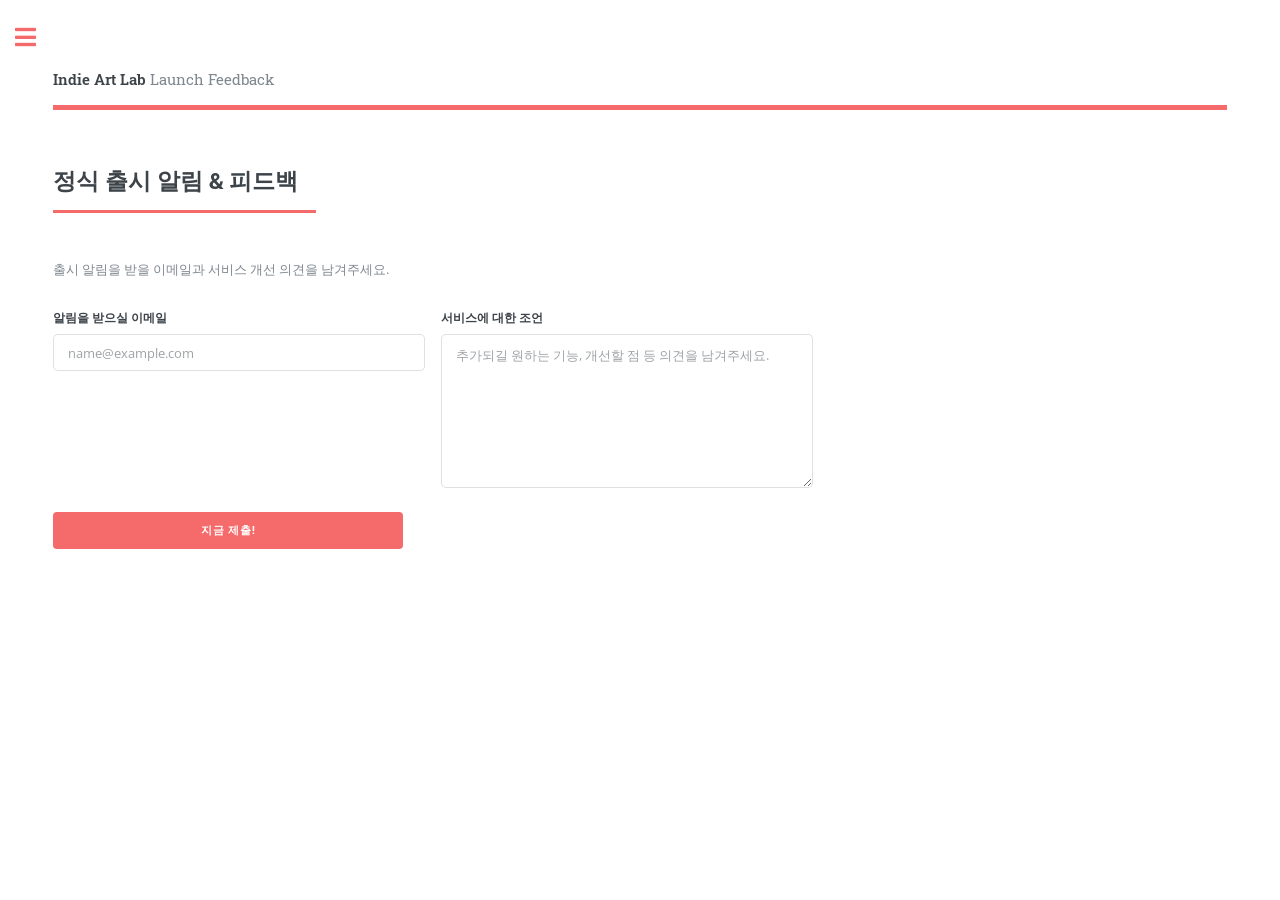
<file: launch-feedback.html>
<!DOCTYPE HTML>
<html>
	<head>
		<title>Launch Feedback - Indie Art Lab</title>
		<meta charset="utf-8" />
		<meta name="viewport" content="width=device-width, initial-scale=1, user-scalable=no" />
		<link rel="stylesheet" href="assets/css/main.css" />
		<link rel="stylesheet" href="assets/css/site.css" />
		<link rel="stylesheet" href="assets/css/art-prototype.css" />
	</head>
	<body class="is-preload">
		<div id="wrapper">
			<div id="main">
				<div class="inner">
					<header id="header">
						<a href="index.html" class="logo"><strong>Indie Art Lab</strong> Launch Feedback</a>
					</header>

					<section>
						<header class="major">
							<h2>정식 출시 알림 & 피드백</h2>
						</header>
						<p>출시 알림을 받을 이메일과 서비스 개선 의견을 남겨주세요.</p>

						<div class="art-tool-controls" style="max-width: 760px;">
							<div class="art-tool-field">
								<label for="submit-email">알림을 받으실 이메일</label>
								<input id="submit-email" type="email" placeholder="name@example.com" />
							</div>
							<div class="art-tool-field">
								<label for="submit-advice">서비스에 대한 조언</label>
								<textarea id="submit-advice" rows="6" placeholder="추가되길 원하는 기능, 개선할 점 등 의견을 남겨주세요."></textarea>
							</div>
						</div>

						<div class="art-tool-actions">
							<button style="width:350px;" id="submit" type="button" class="button primary">지금 제출!</button>
						</div>
					</section>
				</div>
			</div>

			<div id="sidebar">
				<div class="inner">
					<nav id="menu">
						<header class="major">
							<h2>Menu</h2>
						</header>
						<ul>
							<li><a href="index.html">메인 허브</a></li>
							<li><a href="color-replace.html">색상 대체</a></li>
							<li><a href="custom-palette.html">커스텀 팔레트</a></li>
							<li><a href="launch-feedback.html">출시 알림/피드백</a></li>
						</ul>
					</nav>
				</div>
			</div>
		</div>

		<script src="assets/js/jquery.min.js"></script>
		<script src="assets/js/browser.min.js"></script>
		<script src="assets/js/breakpoints.min.js"></script>
		<script src="assets/js/util.js"></script>
		<script src="assets/js/main.js"></script>
		<script src="assets/js/menu-active.js"></script>
		<script src="assets/js/launch-feedback.js?v=2"></script>
		<script src="assets/js/visitors.js"></script>
	</body>
</html>
</file>
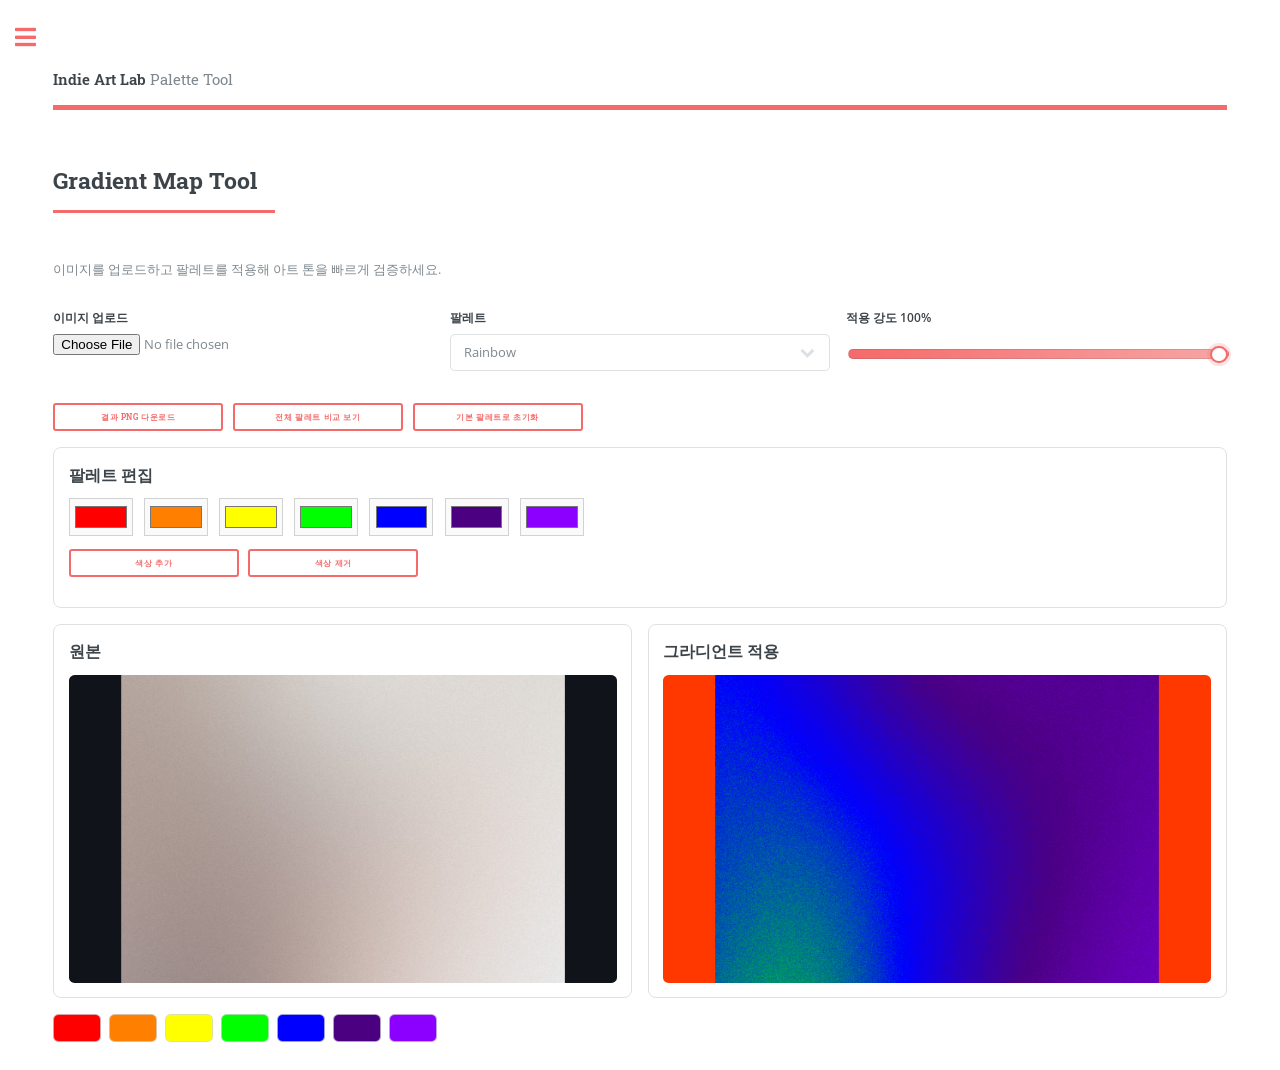
<file: palette-tool.html>
<!DOCTYPE HTML>
<!--
	Editorial by HTML5 UP
	html5up.net | @ajlkn
	Free for personal and commercial use under the CCA 3.0 license (html5up.net/license)
-->
<html>
	<head>
		<title>Palette Tool - Indie Art Lab</title>
		<meta charset="utf-8" />
		<meta name="viewport" content="width=device-width, initial-scale=1, user-scalable=no" />
		<link rel="stylesheet" href="assets/css/main.css" />
		<link rel="stylesheet" href="assets/css/site.css" />
		<link rel="stylesheet" href="assets/css/art-prototype.css" />
	</head>
	<body class="is-preload">

		<!-- Wrapper -->
			<div id="wrapper">

				<!-- Main -->
					<div id="main">
						<div class="inner">

							<!-- Header -->
								<header id="header">
									<a href="index.html" class="logo"><strong>Indie Art Lab</strong> Palette Tool</a>
								</header>

							<section id="gradient-prototype">
								<header class="major">
									<h2>Gradient Map Tool</h2>
								</header>
								<p>이미지를 업로드하고 팔레트를 적용해 아트 톤을 빠르게 검증하세요.</p>

								<div class="art-tool-controls">
									<div class="art-tool-field">
										<label for="image-upload">이미지 업로드</label>
										<input id="image-upload" type="file" accept="image/*" />
									</div>
									<div class="art-tool-field">
										<label for="palette-select">팔레트</label>
										<select id="palette-select"></select>
									</div>
									<div class="art-tool-field art-tool-range">
										<label for="mix-range">적용 강도 <span id="mix-value">100%</span></label>
										<input id="mix-range" type="range" min="0" max="100" value="100" />
									</div>
								</div>

								<div class="art-tool-actions">
									<button id="download-mapped" type="button" class="button small">결과 PNG 다운로드</button>
									<button id="toggle-compare" type="button" class="button small">전체 팔레트 비교 보기</button>
									<button id="reset-palettes" type="button" class="button small">기본 팔레트로 초기화</button>
								</div>

								<div id="palette-editor" class="art-tool-editor">
									<h3>팔레트 편집</h3>
									<div id="palette-editor-colors" class="art-tool-editor-colors"></div>
									<div class="art-tool-actions">
										<button id="add-palette-color" type="button" class="button small">색상 추가</button>
										<button id="remove-palette-color" type="button" class="button small">색상 제거</button>
									</div>
								</div>

								<div class="art-tool-grid">
									<div class="art-tool-panel">
										<h3>원본</h3>
										<canvas id="original-canvas" width="640" height="360"></canvas>
									</div>
									<div class="art-tool-panel">
										<h3>그라디언트 적용</h3>
										<canvas id="mapped-canvas" width="640" height="360"></canvas>
									</div>
								</div>

								<div class="art-tool-swatches" id="palette-swatches"></div>
								<div id="palette-compare" class="art-tool-compare-grid hidden"></div>
							</section>

						</div>
					</div>

				<!-- Sidebar -->
					<div id="sidebar">
						<div class="inner">

							<!-- Menu -->
								<nav id="menu">
									<header class="major">
										<h2>Menu</h2>
									</header>
									<ul>
										<li><a href="index.html">메인 허브</a></li>
										<li><a href="color-replace.html">색상 대체</a></li>
										<li><a href="custom-palette.html">커스텀 팔레트</a></li>
									</ul>
								</nav>

						</div>
					</div>

			</div>

		<!-- Scripts -->
			<script src="assets/js/jquery.min.js"></script>
			<script src="assets/js/browser.min.js"></script>
			<script src="assets/js/breakpoints.min.js"></script>
			<script src="assets/js/util.js"></script>
			<script src="assets/js/main.js"></script>
			<script src="assets/js/menu-active.js"></script>
			<script src="assets/js/palette-store.js"></script>
			<script src="assets/js/gradient-map.js"></script>
			<script src="assets/js/visitors.js"></script>

	</body>
</html>
</file>
<file: assets/css/site.css>
#menu ul a.is-active {
  color: #f56a6a;
  font-weight: 700;
}
</file>
<file: assets/css/art-prototype.css>
.app-header {
  padding-top: 2.5em !important;
}

.app-menu {
  display: flex;
  flex-wrap: wrap;
  gap: 0.6rem;
  margin: 1.2rem 0 1.8rem;
}

.app-menu .button {
  min-width: 140px;
}

.art-tool-controls {
  display: grid;
  gap: 1rem;
  grid-template-columns: repeat(auto-fit, minmax(220px, 1fr));
  margin-bottom: 1.5rem;
}

.art-tool-field {
  margin-bottom: 0;
}

.art-tool-field label {
  margin-bottom: 0.4rem;
}

.art-tool-range input[type="range"] {
  -webkit-appearance: none;
  appearance: none;
  background: transparent;
  cursor: pointer;
  height: 2.25rem;
  padding: 0;
  width: 100%;
}

.art-tool-range input[type="range"]::-webkit-slider-runnable-track {
  background: linear-gradient(90deg, #f56a6a 0%, #f8a5a5 100%);
  border: 1px solid rgba(61, 68, 73, 0.15);
  border-radius: 999px;
  height: 0.6rem;
}

.art-tool-range input[type="range"]::-webkit-slider-thumb {
  -webkit-appearance: none;
  appearance: none;
  background: #ffffff;
  border: 2px solid #f56a6a;
  border-radius: 50%;
  box-shadow: 0 0 0 3px rgba(245, 106, 106, 0.18);
  height: 1.1rem;
  margin-top: -0.3rem;
  width: 1.1rem;
}

.art-tool-range input[type="range"]::-moz-range-track {
  background: linear-gradient(90deg, #f56a6a 0%, #f8a5a5 100%);
  border: 1px solid rgba(61, 68, 73, 0.15);
  border-radius: 999px;
  height: 0.6rem;
}

.art-tool-range input[type="range"]::-moz-range-thumb {
  background: #ffffff;
  border: 2px solid #f56a6a;
  border-radius: 50%;
  box-shadow: 0 0 0 3px rgba(245, 106, 106, 0.18);
  height: 1.1rem;
  width: 1.1rem;
}

.art-tool-range input[type="range"]:focus-visible {
  outline: none;
}

.art-tool-range input[type="range"]:focus-visible::-webkit-slider-thumb {
  box-shadow: 0 0 0 4px rgba(245, 106, 106, 0.32);
}

.art-tool-range input[type="range"]:focus-visible::-moz-range-thumb {
  box-shadow: 0 0 0 4px rgba(245, 106, 106, 0.32);
}

.art-tool-grid {
  display: grid;
  gap: 1rem;
  grid-template-columns: repeat(auto-fit, minmax(280px, 1fr));
}

.art-tool-actions {
  display: flex;
  flex-wrap: wrap;
  gap: 0.6rem;
  margin-bottom: 1rem;
}

.art-tool-actions .button {
  min-width: 170px;
}

.art-tool-panel {
  border: 1px solid rgba(210, 215, 217, 0.75);
  border-radius: 0.5rem;
  padding: 0.9rem;
}

.art-tool-panel h3 {
  margin-bottom: 0.7rem;
  font-size: 1rem;
}

.art-tool-panel-head {
  align-items: center;
  display: flex;
  justify-content: space-between;
  gap: 0.6rem;
  margin-bottom: 0.7rem;
}

.art-tool-panel-head h3 {
  margin-bottom: 0;
}

.art-tool-panel-head .art-tool-actions {
  flex-wrap: nowrap;
  gap: 0.45rem;
  margin-bottom: 0;
}

.art-tool-panel-head .art-tool-actions .button {
  min-width: auto;
  padding: 0 1rem;
}

.art-tool-panel canvas {
  background-color: #f2f4f7;
  background-image:
    linear-gradient(45deg, #d7dde3 25%, transparent 25%),
    linear-gradient(-45deg, #d7dde3 25%, transparent 25%),
    linear-gradient(45deg, transparent 75%, #d7dde3 75%),
    linear-gradient(-45deg, transparent 75%, #d7dde3 75%);
  background-position: 0 0, 0 8px, 8px -8px, -8px 0;
  background-size: 16px 16px;
  border-radius: 0.35rem;
  display: block;
  height: auto;
  max-width: 100%;
  width: 100%;
}

.art-tool-swatches {
  display: flex;
  flex-wrap: wrap;
  gap: 0.5rem;
  margin-top: 1rem;
}

.art-tool-editor {
  border: 1px solid rgba(210, 215, 217, 0.75);
  border-radius: 0.5rem;
  margin-bottom: 1rem;
  padding: 0.9rem;
}

.art-tool-editor h3 {
  margin-bottom: 0.7rem;
  font-size: 1rem;
}

.art-tool-editor-colors {
  display: flex;
  flex-wrap: wrap;
  gap: 0.7rem;
  margin-bottom: 0.8rem;
}

.art-tool-editor-colors input[type="color"] {
  height: 38px;
  padding: 0.2rem;
  width: 64px;
}

.art-tool-editor-colors input[type="color"].is-selected-color {
  box-shadow: 0 0 0 2px #f56a6a;
}

.art-tool-swatch {
  border: 1px solid rgba(210, 215, 217, 0.75);
  border-radius: 0.35rem;
  display: inline-block;
  height: 28px;
  width: 48px;
}

.art-tool-compare-grid {
  display: grid;
  gap: 1rem;
  grid-template-columns: repeat(auto-fit, minmax(220px, 1fr));
  margin-top: 1rem;
}

.art-tool-compare-card {
  border: 1px solid rgba(210, 215, 217, 0.75);
  border-radius: 0.5rem;
  padding: 0.7rem;
}

.art-tool-compare-card h4 {
  font-size: 0.95rem;
  margin-bottom: 0.6rem;
}

.art-tool-compare-card canvas {
  background-color: #f2f4f7;
  background-image:
    linear-gradient(45deg, #d7dde3 25%, transparent 25%),
    linear-gradient(-45deg, #d7dde3 25%, transparent 25%),
    linear-gradient(45deg, transparent 75%, #d7dde3 75%),
    linear-gradient(-45deg, transparent 75%, #d7dde3 75%);
  background-position: 0 0, 0 8px, 8px -8px, -8px 0;
  background-size: 16px 16px;
  border-radius: 0.35rem;
  display: block;
  width: 100%;
}

.art-tool-compare-card.is-clickable {
  cursor: pointer;
}

.art-tool-compare-card.is-selected {
  border-color: rgba(245, 106, 106, 0.6);
  box-shadow: 0 0 0 2px rgba(245, 106, 106, 0.22);
}

.hidden {
  display: none;
}

.key-color-list {
  border: 1px solid rgba(210, 215, 217, 0.75);
  border-radius: 0.5rem;
  margin-bottom: 1rem;
  padding: 0.8rem;
}

.key-color-row {
  align-items: center;
  display: flex;
  flex-wrap: wrap;
  gap: 0.55rem;
  margin-bottom: 0.5rem;
}

.key-color-row:last-child {
  margin-bottom: 0;
}

.key-color-label {
  color: #3d4449;
  font-size: 0.85rem;
  font-weight: 700;
}

.key-color-swatch {
  border: 1px solid rgba(210, 215, 217, 0.75);
  border-radius: 0.3rem;
  display: inline-block;
  height: 24px;
  width: 40px;
}

.key-color-arrow {
  color: #7f888f;
  font-size: 0.85rem;
}

.key-color-lock-wrap {
  align-items: center;
  display: inline-flex;
  gap: 0.25rem;
  margin-left: 0.2rem;
}

.key-color-lock-wrap input[type="checkbox"] {
  margin: 0;
}

.key-color-status {
  border: 1px solid rgba(210, 215, 217, 0.75);
  border-radius: 0.3rem;
  font-size: 0.75rem;
  font-weight: 700;
  padding: 0.1rem 0.45rem;
}

.key-color-status.locked {
  background: rgba(245, 106, 106, 0.12);
  border-color: rgba(245, 106, 106, 0.4);
  color: #b74747;
}

.key-color-row input[type="text"] {
  max-width: 110px;
}

.color-replace-edit-grid {
  align-items: start;
  grid-template-columns: minmax(320px, 1.2fr) minmax(240px, 0.8fr);
}

.palette-hex-row {
  align-items: center;
  display: flex;
  gap: 0.5rem;
  width: 100%;
}

.palette-hex-row .button.small {
  min-width: 64px;
  padding: 0 0.9rem;
}

.image-modal {
  align-items: center;
  background: rgba(16, 19, 25, 0.92);
  display: flex;
  inset: 0;
  justify-content: center;
  padding: 2rem;
  position: fixed;
  z-index: 99999;
}

.image-modal.hidden {
  display: none !important;
}

.image-modal img {
  border-radius: 0.4rem;
  box-shadow: 0 8px 32px rgba(0, 0, 0, 0.45);
  max-height: 95vh;
  max-width: 95vw;
}

.image-modal-stage {
  position: relative;
}

.image-modal-close {
  position: absolute;
  right: 0.6rem;
  top: 0.6rem;
}
</file>
<file: assets/css/main.css>
@import url(fontawesome-all.min.css);
@import url("https://fonts.googleapis.com/css?family=Open+Sans:400,600,400italic,600italic|Roboto+Slab:400,700");
/*
	Editorial by HTML5 UP
	html5up.net | @ajlkn
	Free for personal and commercial use under the CCA 3.0 license (html5up.net/license)
*/
html, body, div, span, applet, object,
iframe, h1, h2, h3, h4, h5, h6, p, blockquote,
pre, a, abbr, acronym, address, big, cite,
code, del, dfn, em, img, ins, kbd, q, s, samp,
small, strike, strong, sub, sup, tt, var, b,
u, i, center, dl, dt, dd, ol, ul, li, fieldset,
form, label, legend, table, caption, tbody,
tfoot, thead, tr, th, td, article, aside,
canvas, details, embed, figure, figcaption,
footer, header, hgroup, menu, nav, output, ruby,
section, summary, time, mark, audio, video {
  margin: 0;
  padding: 0;
  border: 0;
  font-size: 100%;
  font: inherit;
  vertical-align: baseline; }

article, aside, details, figcaption, figure,
footer, header, hgroup, menu, nav, section {
  display: block; }

body {
  line-height: 1; }

ol, ul {
  list-style: none; }

blockquote, q {
  quotes: none; }
  blockquote:before, blockquote:after, q:before, q:after {
    content: '';
    content: none; }

table {
  border-collapse: collapse;
  border-spacing: 0; }

body {
  -webkit-text-size-adjust: none; }

mark {
  background-color: transparent;
  color: inherit; }

input::-moz-focus-inner {
  border: 0;
  padding: 0; }

input, select, textarea {
  -moz-appearance: none;
  -webkit-appearance: none;
  -ms-appearance: none;
  appearance: none; }

/* Basic */
@-ms-viewport {
  width: device-width; }

body {
  -ms-overflow-style: scrollbar; }

@media screen and (max-width: 480px) {
  html, body {
    min-width: 320px; } }

html {
  box-sizing: border-box; }

*, *:before, *:after {
  box-sizing: inherit; }

body {
  background: #ffffff; }
  body.is-preload *, body.is-preload *:before, body.is-preload *:after, body.is-resizing *, body.is-resizing *:before, body.is-resizing *:after {
    -moz-animation: none !important;
    -webkit-animation: none !important;
    -ms-animation: none !important;
    animation: none !important;
    -moz-transition: none !important;
    -webkit-transition: none !important;
    -ms-transition: none !important;
    transition: none !important; }

/* Type */
body, input, select, textarea {
  color: #7f888f;
  font-family: "Open Sans", sans-serif;
  font-size: 13pt;
  font-weight: 400;
  line-height: 1.65; }
  @media screen and (max-width: 1680px) {
    body, input, select, textarea {
      font-size: 11pt; } }
  @media screen and (max-width: 1280px) {
    body, input, select, textarea {
      font-size: 10pt; } }
  @media screen and (max-width: 360px) {
    body, input, select, textarea {
      font-size: 9pt; } }

a {
  -moz-transition: color 0.2s ease-in-out, border-bottom-color 0.2s ease-in-out;
  -webkit-transition: color 0.2s ease-in-out, border-bottom-color 0.2s ease-in-out;
  -ms-transition: color 0.2s ease-in-out, border-bottom-color 0.2s ease-in-out;
  transition: color 0.2s ease-in-out, border-bottom-color 0.2s ease-in-out;
  border-bottom: dotted 1px;
  color: #f56a6a;
  text-decoration: none; }
  a:hover {
    border-bottom-color: #f56a6a;
    color: #f56a6a !important; }
    a:hover strong {
      color: inherit; }

strong, b {
  color: #3d4449;
  font-weight: 600; }

em, i {
  font-style: italic; }

p {
  margin: 0 0 2em 0; }

h1, h2, h3, h4, h5, h6 {
  color: #3d4449;
  font-family: "Roboto Slab", serif;
  font-weight: 700;
  line-height: 1.5;
  margin: 0 0 1em 0; }
  h1 a, h2 a, h3 a, h4 a, h5 a, h6 a {
    color: inherit;
    text-decoration: none;
    border-bottom: 0; }

h1 {
  font-size: 4em;
  margin: 0 0 0.5em 0;
  line-height: 1.3; }

h2 {
  font-size: 1.75em; }

h3 {
  font-size: 1.25em; }

h4 {
  font-size: 1.1em; }

h5 {
  font-size: 0.9em; }

h6 {
  font-size: 0.7em; }

@media screen and (max-width: 1680px) {
  h1 {
    font-size: 3.5em; } }

@media screen and (max-width: 980px) {
  h1 {
    font-size: 3.25em; } }

@media screen and (max-width: 736px) {
  h1 {
    font-size: 2em;
    line-height: 1.4; }
  h2 {
    font-size: 1.5em; } }

sub {
  font-size: 0.8em;
  position: relative;
  top: 0.5em; }

sup {
  font-size: 0.8em;
  position: relative;
  top: -0.5em; }

blockquote {
  border-left: solid 3px rgba(210, 215, 217, 0.75);
  font-style: italic;
  margin: 0 0 2em 0;
  padding: 0.5em 0 0.5em 2em; }

code {
  background: rgba(230, 235, 237, 0.25);
  border-radius: 0.375em;
  border: solid 1px rgba(210, 215, 217, 0.75);
  font-family: "Courier New", monospace;
  font-size: 0.9em;
  margin: 0 0.25em;
  padding: 0.25em 0.65em; }

pre {
  -webkit-overflow-scrolling: touch;
  font-family: "Courier New", monospace;
  font-size: 0.9em;
  margin: 0 0 2em 0; }
  pre code {
    display: block;
    line-height: 1.75;
    padding: 1em 1.5em;
    overflow-x: auto; }

hr {
  border: 0;
  border-bottom: solid 1px rgba(210, 215, 217, 0.75);
  margin: 2em 0; }
  hr.major {
    margin: 3em 0; }

.align-left {
  text-align: left; }

.align-center {
  text-align: center; }

.align-right {
  text-align: right; }

/* Row */
.row {
  display: flex;
  flex-wrap: wrap;
  box-sizing: border-box;
  align-items: stretch; }
  .row > * {
    box-sizing: border-box; }
  .row.gtr-uniform > * > :last-child {
    margin-bottom: 0; }
  .row.aln-left {
    justify-content: flex-start; }
  .row.aln-center {
    justify-content: center; }
  .row.aln-right {
    justify-content: flex-end; }
  .row.aln-top {
    align-items: flex-start; }
  .row.aln-middle {
    align-items: center; }
  .row.aln-bottom {
    align-items: flex-end; }
  .row > .imp {
    order: -1; }
  .row > .col-1 {
    width: 8.33333%; }
  .row > .off-1 {
    margin-left: 8.33333%; }
  .row > .col-2 {
    width: 16.66667%; }
  .row > .off-2 {
    margin-left: 16.66667%; }
  .row > .col-3 {
    width: 25%; }
  .row > .off-3 {
    margin-left: 25%; }
  .row > .col-4 {
    width: 33.33333%; }
  .row > .off-4 {
    margin-left: 33.33333%; }
  .row > .col-5 {
    width: 41.66667%; }
  .row > .off-5 {
    margin-left: 41.66667%; }
  .row > .col-6 {
    width: 50%; }
  .row > .off-6 {
    margin-left: 50%; }
  .row > .col-7 {
    width: 58.33333%; }
  .row > .off-7 {
    margin-left: 58.33333%; }
  .row > .col-8 {
    width: 66.66667%; }
  .row > .off-8 {
    margin-left: 66.66667%; }
  .row > .col-9 {
    width: 75%; }
  .row > .off-9 {
    margin-left: 75%; }
  .row > .col-10 {
    width: 83.33333%; }
  .row > .off-10 {
    margin-left: 83.33333%; }
  .row > .col-11 {
    width: 91.66667%; }
  .row > .off-11 {
    margin-left: 91.66667%; }
  .row > .col-12 {
    width: 100%; }
  .row > .off-12 {
    margin-left: 100%; }
  .row.gtr-0 {
    margin-top: 0;
    margin-left: 0em; }
    .row.gtr-0 > * {
      padding: 0 0 0 0em; }
    .row.gtr-0.gtr-uniform {
      margin-top: 0em; }
      .row.gtr-0.gtr-uniform > * {
        padding-top: 0em; }
  .row.gtr-25 {
    margin-top: 0;
    margin-left: -0.375em; }
    .row.gtr-25 > * {
      padding: 0 0 0 0.375em; }
    .row.gtr-25.gtr-uniform {
      margin-top: -0.375em; }
      .row.gtr-25.gtr-uniform > * {
        padding-top: 0.375em; }
  .row.gtr-50 {
    margin-top: 0;
    margin-left: -0.75em; }
    .row.gtr-50 > * {
      padding: 0 0 0 0.75em; }
    .row.gtr-50.gtr-uniform {
      margin-top: -0.75em; }
      .row.gtr-50.gtr-uniform > * {
        padding-top: 0.75em; }
  .row {
    margin-top: 0;
    margin-left: -1.5em; }
    .row > * {
      padding: 0 0 0 1.5em; }
    .row.gtr-uniform {
      margin-top: -1.5em; }
      .row.gtr-uniform > * {
        padding-top: 1.5em; }
  .row.gtr-150 {
    margin-top: 0;
    margin-left: -2.25em; }
    .row.gtr-150 > * {
      padding: 0 0 0 2.25em; }
    .row.gtr-150.gtr-uniform {
      margin-top: -2.25em; }
      .row.gtr-150.gtr-uniform > * {
        padding-top: 2.25em; }
  .row.gtr-200 {
    margin-top: 0;
    margin-left: -3em; }
    .row.gtr-200 > * {
      padding: 0 0 0 3em; }
    .row.gtr-200.gtr-uniform {
      margin-top: -3em; }
      .row.gtr-200.gtr-uniform > * {
        padding-top: 3em; }
  @media screen and (max-width: 1680px) {
    .row {
      display: flex;
      flex-wrap: wrap;
      box-sizing: border-box;
      align-items: stretch; }
      .row > * {
        box-sizing: border-box; }
      .row.gtr-uniform > * > :last-child {
        margin-bottom: 0; }
      .row.aln-left {
        justify-content: flex-start; }
      .row.aln-center {
        justify-content: center; }
      .row.aln-right {
        justify-content: flex-end; }
      .row.aln-top {
        align-items: flex-start; }
      .row.aln-middle {
        align-items: center; }
      .row.aln-bottom {
        align-items: flex-end; }
      .row > .imp-xlarge {
        order: -1; }
      .row > .col-1-xlarge {
        width: 8.33333%; }
      .row > .off-1-xlarge {
        margin-left: 8.33333%; }
      .row > .col-2-xlarge {
        width: 16.66667%; }
      .row > .off-2-xlarge {
        margin-left: 16.66667%; }
      .row > .col-3-xlarge {
        width: 25%; }
      .row > .off-3-xlarge {
        margin-left: 25%; }
      .row > .col-4-xlarge {
        width: 33.33333%; }
      .row > .off-4-xlarge {
        margin-left: 33.33333%; }
      .row > .col-5-xlarge {
        width: 41.66667%; }
      .row > .off-5-xlarge {
        margin-left: 41.66667%; }
      .row > .col-6-xlarge {
        width: 50%; }
      .row > .off-6-xlarge {
        margin-left: 50%; }
      .row > .col-7-xlarge {
        width: 58.33333%; }
      .row > .off-7-xlarge {
        margin-left: 58.33333%; }
      .row > .col-8-xlarge {
        width: 66.66667%; }
      .row > .off-8-xlarge {
        margin-left: 66.66667%; }
      .row > .col-9-xlarge {
        width: 75%; }
      .row > .off-9-xlarge {
        margin-left: 75%; }
      .row > .col-10-xlarge {
        width: 83.33333%; }
      .row > .off-10-xlarge {
        margin-left: 83.33333%; }
      .row > .col-11-xlarge {
        width: 91.66667%; }
      .row > .off-11-xlarge {
        margin-left: 91.66667%; }
      .row > .col-12-xlarge {
        width: 100%; }
      .row > .off-12-xlarge {
        margin-left: 100%; }
      .row.gtr-0 {
        margin-top: 0;
        margin-left: 0em; }
        .row.gtr-0 > * {
          padding: 0 0 0 0em; }
        .row.gtr-0.gtr-uniform {
          margin-top: 0em; }
          .row.gtr-0.gtr-uniform > * {
            padding-top: 0em; }
      .row.gtr-25 {
        margin-top: 0;
        margin-left: -0.375em; }
        .row.gtr-25 > * {
          padding: 0 0 0 0.375em; }
        .row.gtr-25.gtr-uniform {
          margin-top: -0.375em; }
          .row.gtr-25.gtr-uniform > * {
            padding-top: 0.375em; }
      .row.gtr-50 {
        margin-top: 0;
        margin-left: -0.75em; }
        .row.gtr-50 > * {
          padding: 0 0 0 0.75em; }
        .row.gtr-50.gtr-uniform {
          margin-top: -0.75em; }
          .row.gtr-50.gtr-uniform > * {
            padding-top: 0.75em; }
      .row {
        margin-top: 0;
        margin-left: -1.5em; }
        .row > * {
          padding: 0 0 0 1.5em; }
        .row.gtr-uniform {
          margin-top: -1.5em; }
          .row.gtr-uniform > * {
            padding-top: 1.5em; }
      .row.gtr-150 {
        margin-top: 0;
        margin-left: -2.25em; }
        .row.gtr-150 > * {
          padding: 0 0 0 2.25em; }
        .row.gtr-150.gtr-uniform {
          margin-top: -2.25em; }
          .row.gtr-150.gtr-uniform > * {
            padding-top: 2.25em; }
      .row.gtr-200 {
        margin-top: 0;
        margin-left: -3em; }
        .row.gtr-200 > * {
          padding: 0 0 0 3em; }
        .row.gtr-200.gtr-uniform {
          margin-top: -3em; }
          .row.gtr-200.gtr-uniform > * {
            padding-top: 3em; } }
  @media screen and (max-width: 1280px) {
    .row {
      display: flex;
      flex-wrap: wrap;
      box-sizing: border-box;
      align-items: stretch; }
      .row > * {
        box-sizing: border-box; }
      .row.gtr-uniform > * > :last-child {
        margin-bottom: 0; }
      .row.aln-left {
        justify-content: flex-start; }
      .row.aln-center {
        justify-content: center; }
      .row.aln-right {
        justify-content: flex-end; }
      .row.aln-top {
        align-items: flex-start; }
      .row.aln-middle {
        align-items: center; }
      .row.aln-bottom {
        align-items: flex-end; }
      .row > .imp-large {
        order: -1; }
      .row > .col-1-large {
        width: 8.33333%; }
      .row > .off-1-large {
        margin-left: 8.33333%; }
      .row > .col-2-large {
        width: 16.66667%; }
      .row > .off-2-large {
        margin-left: 16.66667%; }
      .row > .col-3-large {
        width: 25%; }
      .row > .off-3-large {
        margin-left: 25%; }
      .row > .col-4-large {
        width: 33.33333%; }
      .row > .off-4-large {
        margin-left: 33.33333%; }
      .row > .col-5-large {
        width: 41.66667%; }
      .row > .off-5-large {
        margin-left: 41.66667%; }
      .row > .col-6-large {
        width: 50%; }
      .row > .off-6-large {
        margin-left: 50%; }
      .row > .col-7-large {
        width: 58.33333%; }
      .row > .off-7-large {
        margin-left: 58.33333%; }
      .row > .col-8-large {
        width: 66.66667%; }
      .row > .off-8-large {
        margin-left: 66.66667%; }
      .row > .col-9-large {
        width: 75%; }
      .row > .off-9-large {
        margin-left: 75%; }
      .row > .col-10-large {
        width: 83.33333%; }
      .row > .off-10-large {
        margin-left: 83.33333%; }
      .row > .col-11-large {
        width: 91.66667%; }
      .row > .off-11-large {
        margin-left: 91.66667%; }
      .row > .col-12-large {
        width: 100%; }
      .row > .off-12-large {
        margin-left: 100%; }
      .row.gtr-0 {
        margin-top: 0;
        margin-left: 0em; }
        .row.gtr-0 > * {
          padding: 0 0 0 0em; }
        .row.gtr-0.gtr-uniform {
          margin-top: 0em; }
          .row.gtr-0.gtr-uniform > * {
            padding-top: 0em; }
      .row.gtr-25 {
        margin-top: 0;
        margin-left: -0.375em; }
        .row.gtr-25 > * {
          padding: 0 0 0 0.375em; }
        .row.gtr-25.gtr-uniform {
          margin-top: -0.375em; }
          .row.gtr-25.gtr-uniform > * {
            padding-top: 0.375em; }
      .row.gtr-50 {
        margin-top: 0;
        margin-left: -0.75em; }
        .row.gtr-50 > * {
          padding: 0 0 0 0.75em; }
        .row.gtr-50.gtr-uniform {
          margin-top: -0.75em; }
          .row.gtr-50.gtr-uniform > * {
            padding-top: 0.75em; }
      .row {
        margin-top: 0;
        margin-left: -1.5em; }
        .row > * {
          padding: 0 0 0 1.5em; }
        .row.gtr-uniform {
          margin-top: -1.5em; }
          .row.gtr-uniform > * {
            padding-top: 1.5em; }
      .row.gtr-150 {
        margin-top: 0;
        margin-left: -2.25em; }
        .row.gtr-150 > * {
          padding: 0 0 0 2.25em; }
        .row.gtr-150.gtr-uniform {
          margin-top: -2.25em; }
          .row.gtr-150.gtr-uniform > * {
            padding-top: 2.25em; }
      .row.gtr-200 {
        margin-top: 0;
        margin-left: -3em; }
        .row.gtr-200 > * {
          padding: 0 0 0 3em; }
        .row.gtr-200.gtr-uniform {
          margin-top: -3em; }
          .row.gtr-200.gtr-uniform > * {
            padding-top: 3em; } }
  @media screen and (max-width: 980px) {
    .row {
      display: flex;
      flex-wrap: wrap;
      box-sizing: border-box;
      align-items: stretch; }
      .row > * {
        box-sizing: border-box; }
      .row.gtr-uniform > * > :last-child {
        margin-bottom: 0; }
      .row.aln-left {
        justify-content: flex-start; }
      .row.aln-center {
        justify-content: center; }
      .row.aln-right {
        justify-content: flex-end; }
      .row.aln-top {
        align-items: flex-start; }
      .row.aln-middle {
        align-items: center; }
      .row.aln-bottom {
        align-items: flex-end; }
      .row > .imp-medium {
        order: -1; }
      .row > .col-1-medium {
        width: 8.33333%; }
      .row > .off-1-medium {
        margin-left: 8.33333%; }
      .row > .col-2-medium {
        width: 16.66667%; }
      .row > .off-2-medium {
        margin-left: 16.66667%; }
      .row > .col-3-medium {
        width: 25%; }
      .row > .off-3-medium {
        margin-left: 25%; }
      .row > .col-4-medium {
        width: 33.33333%; }
      .row > .off-4-medium {
        margin-left: 33.33333%; }
      .row > .col-5-medium {
        width: 41.66667%; }
      .row > .off-5-medium {
        margin-left: 41.66667%; }
      .row > .col-6-medium {
        width: 50%; }
      .row > .off-6-medium {
        margin-left: 50%; }
      .row > .col-7-medium {
        width: 58.33333%; }
      .row > .off-7-medium {
        margin-left: 58.33333%; }
      .row > .col-8-medium {
        width: 66.66667%; }
      .row > .off-8-medium {
        margin-left: 66.66667%; }
      .row > .col-9-medium {
        width: 75%; }
      .row > .off-9-medium {
        margin-left: 75%; }
      .row > .col-10-medium {
        width: 83.33333%; }
      .row > .off-10-medium {
        margin-left: 83.33333%; }
      .row > .col-11-medium {
        width: 91.66667%; }
      .row > .off-11-medium {
        margin-left: 91.66667%; }
      .row > .col-12-medium {
        width: 100%; }
      .row > .off-12-medium {
        margin-left: 100%; }
      .row.gtr-0 {
        margin-top: 0;
        margin-left: 0em; }
        .row.gtr-0 > * {
          padding: 0 0 0 0em; }
        .row.gtr-0.gtr-uniform {
          margin-top: 0em; }
          .row.gtr-0.gtr-uniform > * {
            padding-top: 0em; }
      .row.gtr-25 {
        margin-top: 0;
        margin-left: -0.375em; }
        .row.gtr-25 > * {
          padding: 0 0 0 0.375em; }
        .row.gtr-25.gtr-uniform {
          margin-top: -0.375em; }
          .row.gtr-25.gtr-uniform > * {
            padding-top: 0.375em; }
      .row.gtr-50 {
        margin-top: 0;
        margin-left: -0.75em; }
        .row.gtr-50 > * {
          padding: 0 0 0 0.75em; }
        .row.gtr-50.gtr-uniform {
          margin-top: -0.75em; }
          .row.gtr-50.gtr-uniform > * {
            padding-top: 0.75em; }
      .row {
        margin-top: 0;
        margin-left: -1.5em; }
        .row > * {
          padding: 0 0 0 1.5em; }
        .row.gtr-uniform {
          margin-top: -1.5em; }
          .row.gtr-uniform > * {
            padding-top: 1.5em; }
      .row.gtr-150 {
        margin-top: 0;
        margin-left: -2.25em; }
        .row.gtr-150 > * {
          padding: 0 0 0 2.25em; }
        .row.gtr-150.gtr-uniform {
          margin-top: -2.25em; }
          .row.gtr-150.gtr-uniform > * {
            padding-top: 2.25em; }
      .row.gtr-200 {
        margin-top: 0;
        margin-left: -3em; }
        .row.gtr-200 > * {
          padding: 0 0 0 3em; }
        .row.gtr-200.gtr-uniform {
          margin-top: -3em; }
          .row.gtr-200.gtr-uniform > * {
            padding-top: 3em; } }
  @media screen and (max-width: 736px) {
    .row {
      display: flex;
      flex-wrap: wrap;
      box-sizing: border-box;
      align-items: stretch; }
      .row > * {
        box-sizing: border-box; }
      .row.gtr-uniform > * > :last-child {
        margin-bottom: 0; }
      .row.aln-left {
        justify-content: flex-start; }
      .row.aln-center {
        justify-content: center; }
      .row.aln-right {
        justify-content: flex-end; }
      .row.aln-top {
        align-items: flex-start; }
      .row.aln-middle {
        align-items: center; }
      .row.aln-bottom {
        align-items: flex-end; }
      .row > .imp-small {
        order: -1; }
      .row > .col-1-small {
        width: 8.33333%; }
      .row > .off-1-small {
        margin-left: 8.33333%; }
      .row > .col-2-small {
        width: 16.66667%; }
      .row > .off-2-small {
        margin-left: 16.66667%; }
      .row > .col-3-small {
        width: 25%; }
      .row > .off-3-small {
        margin-left: 25%; }
      .row > .col-4-small {
        width: 33.33333%; }
      .row > .off-4-small {
        margin-left: 33.33333%; }
      .row > .col-5-small {
        width: 41.66667%; }
      .row > .off-5-small {
        margin-left: 41.66667%; }
      .row > .col-6-small {
        width: 50%; }
      .row > .off-6-small {
        margin-left: 50%; }
      .row > .col-7-small {
        width: 58.33333%; }
      .row > .off-7-small {
        margin-left: 58.33333%; }
      .row > .col-8-small {
        width: 66.66667%; }
      .row > .off-8-small {
        margin-left: 66.66667%; }
      .row > .col-9-small {
        width: 75%; }
      .row > .off-9-small {
        margin-left: 75%; }
      .row > .col-10-small {
        width: 83.33333%; }
      .row > .off-10-small {
        margin-left: 83.33333%; }
      .row > .col-11-small {
        width: 91.66667%; }
      .row > .off-11-small {
        margin-left: 91.66667%; }
      .row > .col-12-small {
        width: 100%; }
      .row > .off-12-small {
        margin-left: 100%; }
      .row.gtr-0 {
        margin-top: 0;
        margin-left: 0em; }
        .row.gtr-0 > * {
          padding: 0 0 0 0em; }
        .row.gtr-0.gtr-uniform {
          margin-top: 0em; }
          .row.gtr-0.gtr-uniform > * {
            padding-top: 0em; }
      .row.gtr-25 {
        margin-top: 0;
        margin-left: -0.375em; }
        .row.gtr-25 > * {
          padding: 0 0 0 0.375em; }
        .row.gtr-25.gtr-uniform {
          margin-top: -0.375em; }
          .row.gtr-25.gtr-uniform > * {
            padding-top: 0.375em; }
      .row.gtr-50 {
        margin-top: 0;
        margin-left: -0.75em; }
        .row.gtr-50 > * {
          padding: 0 0 0 0.75em; }
        .row.gtr-50.gtr-uniform {
          margin-top: -0.75em; }
          .row.gtr-50.gtr-uniform > * {
            padding-top: 0.75em; }
      .row {
        margin-top: 0;
        margin-left: -1.5em; }
        .row > * {
          padding: 0 0 0 1.5em; }
        .row.gtr-uniform {
          margin-top: -1.5em; }
          .row.gtr-uniform > * {
            padding-top: 1.5em; }
      .row.gtr-150 {
        margin-top: 0;
        margin-left: -2.25em; }
        .row.gtr-150 > * {
          padding: 0 0 0 2.25em; }
        .row.gtr-150.gtr-uniform {
          margin-top: -2.25em; }
          .row.gtr-150.gtr-uniform > * {
            padding-top: 2.25em; }
      .row.gtr-200 {
        margin-top: 0;
        margin-left: -3em; }
        .row.gtr-200 > * {
          padding: 0 0 0 3em; }
        .row.gtr-200.gtr-uniform {
          margin-top: -3em; }
          .row.gtr-200.gtr-uniform > * {
            padding-top: 3em; } }
  @media screen and (max-width: 480px) {
    .row {
      display: flex;
      flex-wrap: wrap;
      box-sizing: border-box;
      align-items: stretch; }
      .row > * {
        box-sizing: border-box; }
      .row.gtr-uniform > * > :last-child {
        margin-bottom: 0; }
      .row.aln-left {
        justify-content: flex-start; }
      .row.aln-center {
        justify-content: center; }
      .row.aln-right {
        justify-content: flex-end; }
      .row.aln-top {
        align-items: flex-start; }
      .row.aln-middle {
        align-items: center; }
      .row.aln-bottom {
        align-items: flex-end; }
      .row > .imp-xsmall {
        order: -1; }
      .row > .col-1-xsmall {
        width: 8.33333%; }
      .row > .off-1-xsmall {
        margin-left: 8.33333%; }
      .row > .col-2-xsmall {
        width: 16.66667%; }
      .row > .off-2-xsmall {
        margin-left: 16.66667%; }
      .row > .col-3-xsmall {
        width: 25%; }
      .row > .off-3-xsmall {
        margin-left: 25%; }
      .row > .col-4-xsmall {
        width: 33.33333%; }
      .row > .off-4-xsmall {
        margin-left: 33.33333%; }
      .row > .col-5-xsmall {
        width: 41.66667%; }
      .row > .off-5-xsmall {
        margin-left: 41.66667%; }
      .row > .col-6-xsmall {
        width: 50%; }
      .row > .off-6-xsmall {
        margin-left: 50%; }
      .row > .col-7-xsmall {
        width: 58.33333%; }
      .row > .off-7-xsmall {
        margin-left: 58.33333%; }
      .row > .col-8-xsmall {
        width: 66.66667%; }
      .row > .off-8-xsmall {
        margin-left: 66.66667%; }
      .row > .col-9-xsmall {
        width: 75%; }
      .row > .off-9-xsmall {
        margin-left: 75%; }
      .row > .col-10-xsmall {
        width: 83.33333%; }
      .row > .off-10-xsmall {
        margin-left: 83.33333%; }
      .row > .col-11-xsmall {
        width: 91.66667%; }
      .row > .off-11-xsmall {
        margin-left: 91.66667%; }
      .row > .col-12-xsmall {
        width: 100%; }
      .row > .off-12-xsmall {
        margin-left: 100%; }
      .row.gtr-0 {
        margin-top: 0;
        margin-left: 0em; }
        .row.gtr-0 > * {
          padding: 0 0 0 0em; }
        .row.gtr-0.gtr-uniform {
          margin-top: 0em; }
          .row.gtr-0.gtr-uniform > * {
            padding-top: 0em; }
      .row.gtr-25 {
        margin-top: 0;
        margin-left: -0.375em; }
        .row.gtr-25 > * {
          padding: 0 0 0 0.375em; }
        .row.gtr-25.gtr-uniform {
          margin-top: -0.375em; }
          .row.gtr-25.gtr-uniform > * {
            padding-top: 0.375em; }
      .row.gtr-50 {
        margin-top: 0;
        margin-left: -0.75em; }
        .row.gtr-50 > * {
          padding: 0 0 0 0.75em; }
        .row.gtr-50.gtr-uniform {
          margin-top: -0.75em; }
          .row.gtr-50.gtr-uniform > * {
            padding-top: 0.75em; }
      .row {
        margin-top: 0;
        margin-left: -1.5em; }
        .row > * {
          padding: 0 0 0 1.5em; }
        .row.gtr-uniform {
          margin-top: -1.5em; }
          .row.gtr-uniform > * {
            padding-top: 1.5em; }
      .row.gtr-150 {
        margin-top: 0;
        margin-left: -2.25em; }
        .row.gtr-150 > * {
          padding: 0 0 0 2.25em; }
        .row.gtr-150.gtr-uniform {
          margin-top: -2.25em; }
          .row.gtr-150.gtr-uniform > * {
            padding-top: 2.25em; }
      .row.gtr-200 {
        margin-top: 0;
        margin-left: -3em; }
        .row.gtr-200 > * {
          padding: 0 0 0 3em; }
        .row.gtr-200.gtr-uniform {
          margin-top: -3em; }
          .row.gtr-200.gtr-uniform > * {
            padding-top: 3em; } }

/* Section/Article */
section.special, article.special {
  text-align: center; }

header p {
  font-family: "Roboto Slab", serif;
  font-size: 1em;
  font-weight: 400;
  letter-spacing: 0.075em;
  margin-top: -0.5em;
  text-transform: uppercase; }

header.major > :last-child {
  border-bottom: solid 3px #f56a6a;
  display: inline-block;
  margin: 0 0 2em 0;
  padding: 0 0.75em 0.5em 0; }

header.main > :last-child {
  margin: 0 0 1em 0; }

/* Form */
form {
  margin: 0 0 2em 0; }

label {
  color: #3d4449;
  display: block;
  font-size: 0.9em;
  font-weight: 600;
  margin: 0 0 1em 0; }

input[type="text"],
input[type="password"],
input[type="email"],
input[type="tel"],
input[type="search"],
input[type="url"],
select,
textarea {
  -moz-appearance: none;
  -webkit-appearance: none;
  -ms-appearance: none;
  appearance: none;
  background: #ffffff;
  border-radius: 0.375em;
  border: none;
  border: solid 1px rgba(210, 215, 217, 0.75);
  color: inherit;
  display: block;
  outline: 0;
  padding: 0 1em;
  text-decoration: none;
  width: 100%; }
  input[type="text"]:invalid,
  input[type="password"]:invalid,
  input[type="email"]:invalid,
  input[type="tel"]:invalid,
  input[type="search"]:invalid,
  input[type="url"]:invalid,
  select:invalid,
  textarea:invalid {
    box-shadow: none; }
  input[type="text"]:focus,
  input[type="password"]:focus,
  input[type="email"]:focus,
  input[type="tel"]:focus,
  input[type="search"]:focus,
  input[type="url"]:focus,
  select:focus,
  textarea:focus {
    border-color: #f56a6a;
    box-shadow: 0 0 0 1px #f56a6a; }

select {
  background-image: url("data:image/svg+xml;charset=utf8,%3Csvg xmlns='http://www.w3.org/2000/svg' width='40' height='40' preserveAspectRatio='none' viewBox='0 0 40 40'%3E%3Cpath d='M9.4,12.3l10.4,10.4l10.4-10.4c0.2-0.2,0.5-0.4,0.9-0.4c0.3,0,0.6,0.1,0.9,0.4l3.3,3.3c0.2,0.2,0.4,0.5,0.4,0.9 c0,0.4-0.1,0.6-0.4,0.9L20.7,31.9c-0.2,0.2-0.5,0.4-0.9,0.4c-0.3,0-0.6-0.1-0.9-0.4L4.3,17.3c-0.2-0.2-0.4-0.5-0.4-0.9 c0-0.4,0.1-0.6,0.4-0.9l3.3-3.3c0.2-0.2,0.5-0.4,0.9-0.4S9.1,12.1,9.4,12.3z' fill='rgba(210, 215, 217, 0.75)' /%3E%3C/svg%3E");
  background-size: 1.25em;
  background-repeat: no-repeat;
  background-position: calc(100% - 1em) center;
  height: 2.75em;
  padding-right: 2.75em;
  text-overflow: ellipsis; }
  select option {
    color: #3d4449;
    background: #ffffff; }
  select:focus::-ms-value {
    background-color: transparent; }
  select::-ms-expand {
    display: none; }

input[type="text"],
input[type="password"],
input[type="email"],
input[type="tel"],
input[type="search"],
input[type="url"],
select {
  height: 2.75em; }

textarea {
  padding: 0.75em 1em; }

input[type="checkbox"],
input[type="radio"] {
  -moz-appearance: none;
  -webkit-appearance: none;
  -ms-appearance: none;
  appearance: none;
  display: block;
  float: left;
  margin-right: -2em;
  opacity: 0;
  width: 1em;
  z-index: -1; }
  input[type="checkbox"] + label,
  input[type="radio"] + label {
    text-decoration: none;
    color: #7f888f;
    cursor: pointer;
    display: inline-block;
    font-size: 1em;
    font-weight: 400;
    padding-left: 2.4em;
    padding-right: 0.75em;
    position: relative; }
    input[type="checkbox"] + label:before,
    input[type="radio"] + label:before {
      -moz-osx-font-smoothing: grayscale;
      -webkit-font-smoothing: antialiased;
      display: inline-block;
      font-style: normal;
      font-variant: normal;
      text-rendering: auto;
      line-height: 1;
      text-transform: none !important;
      font-family: 'Font Awesome 5 Free';
      font-weight: 900; }
    input[type="checkbox"] + label:before,
    input[type="radio"] + label:before {
      background: #ffffff;
      border-radius: 0.375em;
      border: solid 1px rgba(210, 215, 217, 0.75);
      content: '';
      display: inline-block;
      font-size: 0.8em;
      height: 2.0625em;
      left: 0;
      line-height: 2.0625em;
      position: absolute;
      text-align: center;
      top: 0;
      width: 2.0625em; }
  input[type="checkbox"]:checked + label:before,
  input[type="radio"]:checked + label:before {
    background: #3d4449;
    border-color: #3d4449;
    color: #ffffff;
    content: '\f00c'; }
  input[type="checkbox"]:focus + label:before,
  input[type="radio"]:focus + label:before {
    border-color: #f56a6a;
    box-shadow: 0 0 0 1px #f56a6a; }

input[type="checkbox"] + label:before {
  border-radius: 0.375em; }

input[type="radio"] + label:before {
  border-radius: 100%; }

::-webkit-input-placeholder {
  color: #9fa3a6 !important;
  opacity: 1.0; }

:-moz-placeholder {
  color: #9fa3a6 !important;
  opacity: 1.0; }

::-moz-placeholder {
  color: #9fa3a6 !important;
  opacity: 1.0; }

:-ms-input-placeholder {
  color: #9fa3a6 !important;
  opacity: 1.0; }

/* Box */
.box {
  border-radius: 0.375em;
  border: solid 1px rgba(210, 215, 217, 0.75);
  margin-bottom: 2em;
  padding: 1.5em; }
  .box > :last-child,
  .box > :last-child > :last-child,
  .box > :last-child > :last-child > :last-child {
    margin-bottom: 0; }
  .box.alt {
    border: 0;
    border-radius: 0;
    padding: 0; }

/* Icon */
.icon {
  text-decoration: none;
  border-bottom: none;
  position: relative; }
  .icon:before {
    -moz-osx-font-smoothing: grayscale;
    -webkit-font-smoothing: antialiased;
    display: inline-block;
    font-style: normal;
    font-variant: normal;
    text-rendering: auto;
    line-height: 1;
    text-transform: none !important;
    font-family: 'Font Awesome 5 Free';
    font-weight: 400; }
  .icon > .label {
    display: none; }
  .icon:before {
    line-height: inherit; }
  .icon.solid:before {
    font-weight: 900; }
  .icon.brands:before {
    font-family: 'Font Awesome 5 Brands'; }

/* Image */
.image {
  border-radius: 0.375em;
  border: 0;
  display: inline-block;
  position: relative; }
  .image img {
    border-radius: 0.375em;
    display: block; }
  .image.left, .image.right {
    max-width: 40%; }
    .image.left img, .image.right img {
      width: 100%; }
  .image.left {
    float: left;
    padding: 0 1.5em 1em 0;
    top: 0.25em; }
  .image.right {
    float: right;
    padding: 0 0 1em 1.5em;
    top: 0.25em; }
  .image.fit {
    display: block;
    margin: 0 0 2em 0;
    width: 100%; }
    .image.fit img {
      width: 100%; }
  .image.main {
    display: block;
    margin: 0 0 3em 0;
    width: 100%; }
    .image.main img {
      width: 100%; }

a.image {
  overflow: hidden; }
  a.image img {
    -moz-transition: -moz-transform 0.2s ease;
    -webkit-transition: -webkit-transform 0.2s ease;
    -ms-transition: -ms-transform 0.2s ease;
    transition: transform 0.2s ease; }
  a.image:hover img {
    -moz-transform: scale(1.075);
    -webkit-transform: scale(1.075);
    -ms-transform: scale(1.075);
    transform: scale(1.075); }

/* List */
ol {
  list-style: decimal;
  margin: 0 0 2em 0;
  padding-left: 1.25em; }
  ol li {
    padding-left: 0.25em; }

ul {
  list-style: disc;
  margin: 0 0 2em 0;
  padding-left: 1em; }
  ul li {
    padding-left: 0.5em; }
  ul.alt {
    list-style: none;
    padding-left: 0; }
    ul.alt li {
      border-top: solid 1px rgba(210, 215, 217, 0.75);
      padding: 0.5em 0; }
      ul.alt li:first-child {
        border-top: 0;
        padding-top: 0; }

dl {
  margin: 0 0 2em 0; }
  dl dt {
    display: block;
    font-weight: 600;
    margin: 0 0 1em 0; }
  dl dd {
    margin-left: 2em; }

/* Actions */
ul.actions {
  display: -moz-flex;
  display: -webkit-flex;
  display: -ms-flex;
  display: flex;
  cursor: default;
  list-style: none;
  margin-left: -1em;
  padding-left: 0; }
  ul.actions li {
    padding: 0 0 0 1em;
    vertical-align: middle; }
  ul.actions.special {
    -moz-justify-content: center;
    -webkit-justify-content: center;
    -ms-justify-content: center;
    justify-content: center;
    width: 100%;
    margin-left: 0; }
    ul.actions.special li:first-child {
      padding-left: 0; }
  ul.actions.stacked {
    -moz-flex-direction: column;
    -webkit-flex-direction: column;
    -ms-flex-direction: column;
    flex-direction: column;
    margin-left: 0; }
    ul.actions.stacked li {
      padding: 1.3em 0 0 0; }
      ul.actions.stacked li:first-child {
        padding-top: 0; }
  ul.actions.fit {
    width: calc(100% + 1em); }
    ul.actions.fit li {
      -moz-flex-grow: 1;
      -webkit-flex-grow: 1;
      -ms-flex-grow: 1;
      flex-grow: 1;
      -moz-flex-shrink: 1;
      -webkit-flex-shrink: 1;
      -ms-flex-shrink: 1;
      flex-shrink: 1;
      width: 100%; }
      ul.actions.fit li > * {
        width: 100%; }
    ul.actions.fit.stacked {
      width: 100%; }

/* Icons */
ul.icons {
  cursor: default;
  list-style: none;
  padding-left: 0; }
  ul.icons li {
    display: inline-block;
    padding: 0 1em 0 0; }
    ul.icons li:last-child {
      padding-right: 0; }
    ul.icons li .icon {
      color: inherit; }
      ul.icons li .icon:before {
        font-size: 1.25em; }

/* Contact */
ul.contact {
  list-style: none;
  padding: 0; }
  ul.contact li {
    text-decoration: none;
    border-top: solid 1px rgba(210, 215, 217, 0.75);
    margin: 1.5em 0 0 0;
    padding: 1.5em 0 0 3em;
    position: relative; }
    ul.contact li:before {
      -moz-osx-font-smoothing: grayscale;
      -webkit-font-smoothing: antialiased;
      display: inline-block;
      font-style: normal;
      font-variant: normal;
      text-rendering: auto;
      line-height: 1;
      text-transform: none !important;
      font-family: 'Font Awesome 5 Free';
      font-weight: 400; }
    ul.contact li:before {
      color: #f56a6a;
      display: inline-block;
      font-size: 1.5em;
      height: 1.125em;
      left: 0;
      line-height: 1.125em;
      position: absolute;
      text-align: center;
      top: 1em;
      width: 1.5em; }
    ul.contact li:first-child {
      border-top: 0;
      margin-top: 0;
      padding-top: 0; }
      ul.contact li:first-child:before {
        top: 0; }
    ul.contact li a {
      color: inherit; }

/* Pagination */
ul.pagination {
  cursor: default;
  list-style: none;
  padding-left: 0; }
  ul.pagination li {
    display: inline-block;
    padding-left: 0;
    vertical-align: middle; }
    ul.pagination li > .page {
      -moz-transition: background-color 0.2s ease-in-out, color 0.2s ease-in-out;
      -webkit-transition: background-color 0.2s ease-in-out, color 0.2s ease-in-out;
      -ms-transition: background-color 0.2s ease-in-out, color 0.2s ease-in-out;
      transition: background-color 0.2s ease-in-out, color 0.2s ease-in-out;
      border-bottom: 0;
      border-radius: 0.375em;
      display: inline-block;
      font-size: 0.8em;
      font-weight: 600;
      height: 2em;
      line-height: 2em;
      margin: 0 0.125em;
      min-width: 2em;
      padding: 0 0.5em;
      text-align: center; }
      ul.pagination li > .page.active {
        background-color: #f56a6a;
        color: #ffffff !important; }
        ul.pagination li > .page.active:hover {
          background-color: #f67878; }
        ul.pagination li > .page.active:active {
          background-color: #f45c5c; }
    ul.pagination li:first-child {
      padding-right: 0.75em; }
    ul.pagination li:last-child {
      padding-left: 0.75em; }
  @media screen and (max-width: 480px) {
    ul.pagination li:nth-child(n+2):nth-last-child(n+2) {
      display: none; }
    ul.pagination li:first-child {
      padding-right: 0; } }

/* Table */
.table-wrapper {
  -webkit-overflow-scrolling: touch;
  overflow-x: auto; }

table {
  margin: 0 0 2em 0;
  width: 100%; }
  table tbody tr {
    border: solid 1px rgba(210, 215, 217, 0.75);
    border-left: 0;
    border-right: 0; }
    table tbody tr:nth-child(2n + 1) {
      background-color: rgba(230, 235, 237, 0.25); }
  table td {
    padding: 0.75em 0.75em; }
  table th {
    color: #3d4449;
    font-size: 0.9em;
    font-weight: 600;
    padding: 0 0.75em 0.75em 0.75em;
    text-align: left; }
  table thead {
    border-bottom: solid 2px rgba(210, 215, 217, 0.75); }
  table tfoot {
    border-top: solid 2px rgba(210, 215, 217, 0.75); }
  table.alt {
    border-collapse: separate; }
    table.alt tbody tr td {
      border: solid 1px rgba(210, 215, 217, 0.75);
      border-left-width: 0;
      border-top-width: 0; }
      table.alt tbody tr td:first-child {
        border-left-width: 1px; }
    table.alt tbody tr:first-child td {
      border-top-width: 1px; }
    table.alt thead {
      border-bottom: 0; }
    table.alt tfoot {
      border-top: 0; }

/* Button */
input[type="submit"],
input[type="reset"],
input[type="button"],
button,
.button {
  -moz-appearance: none;
  -webkit-appearance: none;
  -ms-appearance: none;
  appearance: none;
  -moz-transition: background-color 0.2s ease-in-out, color 0.2s ease-in-out;
  -webkit-transition: background-color 0.2s ease-in-out, color 0.2s ease-in-out;
  -ms-transition: background-color 0.2s ease-in-out, color 0.2s ease-in-out;
  transition: background-color 0.2s ease-in-out, color 0.2s ease-in-out;
  background-color: transparent;
  border-radius: 0.375em;
  border: 0;
  box-shadow: inset 0 0 0 2px #f56a6a;
  color: #f56a6a !important;
  cursor: pointer;
  display: inline-block;
  font-family: "Roboto Slab", serif;
  font-size: 0.8em;
  font-weight: 700;
  height: 3.5em;
  letter-spacing: 0.075em;
  line-height: 3.5em;
  padding: 0 2.25em;
  text-align: center;
  text-decoration: none;
  text-transform: uppercase;
  white-space: nowrap; }
  input[type="submit"]:hover,
  input[type="reset"]:hover,
  input[type="button"]:hover,
  button:hover,
  .button:hover {
    background-color: rgba(245, 106, 106, 0.05); }
  input[type="submit"]:active,
  input[type="reset"]:active,
  input[type="button"]:active,
  button:active,
  .button:active {
    background-color: rgba(245, 106, 106, 0.15); }
  input[type="submit"].icon:before,
  input[type="reset"].icon:before,
  input[type="button"].icon:before,
  button.icon:before,
  .button.icon:before {
    margin-right: 0.5em; }
  input[type="submit"].fit,
  input[type="reset"].fit,
  input[type="button"].fit,
  button.fit,
  .button.fit {
    width: 100%; }
  input[type="submit"].small,
  input[type="reset"].small,
  input[type="button"].small,
  button.small,
  .button.small {
    font-size: 0.6em; }
  input[type="submit"].large,
  input[type="reset"].large,
  input[type="button"].large,
  button.large,
  .button.large {
    font-size: 1em;
    height: 3.65em;
    line-height: 3.65em; }
  input[type="submit"].primary,
  input[type="reset"].primary,
  input[type="button"].primary,
  button.primary,
  .button.primary {
    background-color: #f56a6a;
    box-shadow: none;
    color: #ffffff !important; }
    input[type="submit"].primary:hover,
    input[type="reset"].primary:hover,
    input[type="button"].primary:hover,
    button.primary:hover,
    .button.primary:hover {
      background-color: #f67878; }
    input[type="submit"].primary:active,
    input[type="reset"].primary:active,
    input[type="button"].primary:active,
    button.primary:active,
    .button.primary:active {
      background-color: #f45c5c; }
  input[type="submit"].disabled, input[type="submit"]:disabled,
  input[type="reset"].disabled,
  input[type="reset"]:disabled,
  input[type="button"].disabled,
  input[type="button"]:disabled,
  button.disabled,
  button:disabled,
  .button.disabled,
  .button:disabled {
    pointer-events: none;
    opacity: 0.25; }

/* Mini Posts */
.mini-posts article {
  border-top: solid 1px rgba(210, 215, 217, 0.75);
  margin-top: 2em;
  padding-top: 2em; }
  .mini-posts article .image {
    display: block;
    margin: 0 0 1.5em 0; }
    .mini-posts article .image img {
      display: block;
      width: 100%; }
  .mini-posts article:first-child {
    border-top: 0;
    margin-top: 0;
    padding-top: 0; }

/* Features */
.features {
  display: -moz-flex;
  display: -webkit-flex;
  display: -ms-flex;
  display: flex;
  -moz-flex-wrap: wrap;
  -webkit-flex-wrap: wrap;
  -ms-flex-wrap: wrap;
  flex-wrap: wrap;
  margin: 0 0 2em -3em;
  width: calc(100% + 3em); }
  .features article {
    -moz-align-items: center;
    -webkit-align-items: center;
    -ms-align-items: center;
    align-items: center;
    display: -moz-flex;
    display: -webkit-flex;
    display: -ms-flex;
    display: flex;
    margin: 0 0 3em 3em;
    position: relative;
    width: calc(50% - 3em); }
    .features article:nth-child(2n - 1) {
      margin-right: 1.5em; }
    .features article:nth-child(2n) {
      margin-left: 1.5em; }
    .features article:nth-last-child(1), .features article:nth-last-child(2) {
      margin-bottom: 0; }
    .features article .icon {
      -moz-flex-grow: 0;
      -webkit-flex-grow: 0;
      -ms-flex-grow: 0;
      flex-grow: 0;
      -moz-flex-shrink: 0;
      -webkit-flex-shrink: 0;
      -ms-flex-shrink: 0;
      flex-shrink: 0;
      display: block;
      height: 10em;
      line-height: 10em;
      margin: 0 2em 0 0;
      text-align: center;
      width: 10em; }
      .features article .icon:before {
        color: #f56a6a;
        font-size: 2.75rem;
        position: relative;
        top: 0.05em; }
      .features article .icon:after {
        -moz-transform: rotate(45deg);
        -webkit-transform: rotate(45deg);
        -ms-transform: rotate(45deg);
        transform: rotate(45deg);
        border-radius: 0.25rem;
        border: solid 2px rgba(210, 215, 217, 0.75);
        content: '';
        display: block;
        height: 7em;
        left: 50%;
        margin: -3.5em 0 0 -3.5em;
        position: absolute;
        top: 50%;
        width: 7em; }
    .features article .content {
      -moz-flex-grow: 1;
      -webkit-flex-grow: 1;
      -ms-flex-grow: 1;
      flex-grow: 1;
      -moz-flex-shrink: 1;
      -webkit-flex-shrink: 1;
      -ms-flex-shrink: 1;
      flex-shrink: 1;
      width: 100%; }
      .features article .content > :last-child {
        margin-bottom: 0; }
  @media screen and (max-width: 980px) {
    .features {
      margin: 0 0 2em 0;
      width: 100%; }
      .features article {
        margin: 0 0 3em 0;
        width: 100%; }
        .features article:nth-child(2n - 1) {
          margin-right: 0; }
        .features article:nth-child(2n) {
          margin-left: 0; }
        .features article:nth-last-child(1), .features article:nth-last-child(2) {
          margin-bottom: 3em; }
        .features article:last-child {
          margin-bottom: 0; }
        .features article .icon {
          height: 8em;
          line-height: 8em;
          width: 8em; }
          .features article .icon:before {
            font-size: 2.25rem; }
          .features article .icon:after {
            height: 6em;
            margin: -3em 0 0 -3em;
            width: 6em; } }
  @media screen and (max-width: 480px) {
    .features article {
      -moz-flex-direction: column;
      -webkit-flex-direction: column;
      -ms-flex-direction: column;
      flex-direction: column;
      -moz-align-items: -moz-flex-start;
      -webkit-align-items: -webkit-flex-start;
      -ms-align-items: -ms-flex-start;
      align-items: flex-start; }
      .features article .icon {
        height: 6em;
        line-height: 6em;
        margin: 0 0 1.5em 0;
        width: 6em; }
        .features article .icon:before {
          font-size: 1.5rem; }
        .features article .icon:after {
          height: 4em;
          margin: -2em 0 0 -2em;
          width: 4em; } }
  @media screen and (max-width: 480px) {
    .features article .icon:before {
      font-size: 1.25rem; } }

/* Posts */
.posts {
  display: -moz-flex;
  display: -webkit-flex;
  display: -ms-flex;
  display: flex;
  -moz-flex-wrap: wrap;
  -webkit-flex-wrap: wrap;
  -ms-flex-wrap: wrap;
  flex-wrap: wrap;
  margin: 0 0 2em -6em;
  width: calc(100% + 6em); }
  .posts article {
    -moz-flex-grow: 0;
    -webkit-flex-grow: 0;
    -ms-flex-grow: 0;
    flex-grow: 0;
    -moz-flex-shrink: 1;
    -webkit-flex-shrink: 1;
    -ms-flex-shrink: 1;
    flex-shrink: 1;
    margin: 0 0 6em 6em;
    position: relative;
    width: calc(33.33333% - 6em); }
    .posts article:before {
      background: rgba(210, 215, 217, 0.75);
      content: '';
      display: block;
      height: calc(100% + 6em);
      left: -3em;
      position: absolute;
      top: 0;
      width: 1px; }
    .posts article:after {
      background: rgba(210, 215, 217, 0.75);
      bottom: -3em;
      content: '';
      display: block;
      height: 1px;
      position: absolute;
      right: 0;
      width: calc(100% + 6em); }
    .posts article > :last-child {
      margin-bottom: 0; }
    .posts article .image {
      display: block;
      margin: 0 0 2em 0; }
      .posts article .image img {
        display: block;
        width: 100%; }
  @media screen and (min-width: 1681px) {
    .posts article:nth-child(3n + 1):before {
      display: none; }
    .posts article:nth-child(3n + 1):after {
      width: 100%; }
    .posts article:nth-last-child(1), .posts article:nth-last-child(2), .posts article:nth-last-child(3) {
      margin-bottom: 0; }
      .posts article:nth-last-child(1):before, .posts article:nth-last-child(2):before, .posts article:nth-last-child(3):before {
        height: 100%; }
      .posts article:nth-last-child(1):after, .posts article:nth-last-child(2):after, .posts article:nth-last-child(3):after {
        display: none; } }
  @media screen and (max-width: 1680px) {
    .posts article {
      width: calc(50% - 6em); }
      .posts article:nth-last-child(3) {
        margin-bottom: 6em; } }
  @media screen and (min-width: 481px) and (max-width: 1680px) {
    .posts article:nth-child(2n + 1):before {
      display: none; }
    .posts article:nth-child(2n + 1):after {
      width: 100%; }
    .posts article:nth-last-child(1), .posts article:nth-last-child(2) {
      margin-bottom: 0; }
      .posts article:nth-last-child(1):before, .posts article:nth-last-child(2):before {
        height: 100%; }
      .posts article:nth-last-child(1):after, .posts article:nth-last-child(2):after {
        display: none; } }
  @media screen and (max-width: 736px) {
    .posts {
      margin: 0 0 2em -4.5em;
      width: calc(100% + 4.5em); }
      .posts article {
        margin: 0 0 4.5em 4.5em;
        width: calc(50% - 4.5em); }
        .posts article:before {
          height: calc(100% + 4.5em);
          left: -2.25em; }
        .posts article:after {
          bottom: -2.25em;
          width: calc(100% + 4.5em); }
        .posts article:nth-last-child(3) {
          margin-bottom: 4.5em; } }
  @media screen and (max-width: 480px) {
    .posts {
      margin: 0 0 2em 0;
      width: 100%; }
      .posts article {
        margin: 0 0 4.5em 0;
        width: 100%; }
        .posts article:before {
          display: none; }
        .posts article:after {
          width: 100%; }
        .posts article:last-child {
          margin-bottom: 0; }
          .posts article:last-child:after {
            display: none; } }

/* Wrapper */
#wrapper {
  display: -moz-flex;
  display: -webkit-flex;
  display: -ms-flex;
  display: flex;
  -moz-flex-direction: row-reverse;
  -webkit-flex-direction: row-reverse;
  -ms-flex-direction: row-reverse;
  flex-direction: row-reverse;
  min-height: 100vh; }

/* Main */
#main {
  -moz-flex-grow: 1;
  -webkit-flex-grow: 1;
  -ms-flex-grow: 1;
  flex-grow: 1;
  -moz-flex-shrink: 1;
  -webkit-flex-shrink: 1;
  -ms-flex-shrink: 1;
  flex-shrink: 1;
  width: 100%; }
  #main > .inner {
    padding: 0 6em 0.1em 6em ;
    margin: 0 auto;
    max-width: 110em; }
    #main > .inner > section {
      padding: 6em 0 4em 0 ;
      border-top: solid 2px rgba(210, 215, 217, 0.75); }
      #main > .inner > section:first-of-type {
        border-top: 0 !important; }
  @media screen and (max-width: 1680px) {
    #main > .inner {
      padding: 0 5em 0.1em 5em ; }
      #main > .inner > section {
        padding: 5em 0 3em 0 ; } }
  @media screen and (max-width: 1280px) {
    #main > .inner {
      padding: 0 4em 0.1em 4em ; }
      #main > .inner > section {
        padding: 4em 0 2em 0 ; } }
  @media screen and (max-width: 736px) {
    #main > .inner {
      padding: 0 2em 0.1em 2em ; }
      #main > .inner > section {
        padding: 3em 0 1em 0 ; } }

/* Sidebar */
#search form {
  text-decoration: none;
  position: relative; }
  #search form:before {
    -moz-osx-font-smoothing: grayscale;
    -webkit-font-smoothing: antialiased;
    display: inline-block;
    font-style: normal;
    font-variant: normal;
    text-rendering: auto;
    line-height: 1;
    text-transform: none !important;
    font-family: 'Font Awesome 5 Free';
    font-weight: 900; }
  #search form:before {
    -moz-transform: scaleX(-1);
    -webkit-transform: scaleX(-1);
    -ms-transform: scaleX(-1);
    transform: scaleX(-1);
    color: #7f888f;
    content: '\f002';
    cursor: default;
    display: block;
    font-size: 1.5em;
    height: 2em;
    line-height: 2em;
    opacity: 0.325;
    position: absolute;
    right: 0;
    text-align: center;
    top: 0;
    width: 2em; }
  #search form input[type="text"] {
    padding-right: 2.75em; }

#sidebar {
  -moz-flex-grow: 0;
  -webkit-flex-grow: 0;
  -ms-flex-grow: 0;
  flex-grow: 0;
  -moz-flex-shrink: 0;
  -webkit-flex-shrink: 0;
  -ms-flex-shrink: 0;
  flex-shrink: 0;
  -moz-transition: margin-left 0.5s ease, box-shadow 0.5s ease;
  -webkit-transition: margin-left 0.5s ease, box-shadow 0.5s ease;
  -ms-transition: margin-left 0.5s ease, box-shadow 0.5s ease;
  transition: margin-left 0.5s ease, box-shadow 0.5s ease;
  background-color: #f5f6f7;
  font-size: 0.9em;
  position: relative;
  width: 26em; }
  #sidebar h2 {
    font-size: 1.38889em; }
  #sidebar > .inner {
    padding: 2.22222em 2.22222em 2.44444em 2.22222em ;
    position: relative;
    width: 26em; }
    #sidebar > .inner > * {
      border-bottom: solid 2px rgba(210, 215, 217, 0.75);
      margin: 0 0 3.5em 0;
      padding: 0 0 3.5em 0; }
      #sidebar > .inner > * > :last-child {
        margin-bottom: 0; }
      #sidebar > .inner > *:last-child {
        border-bottom: 0;
        margin-bottom: 0;
        padding-bottom: 0; }
    #sidebar > .inner > .alt {
      background-color: #eff1f2;
      border-bottom: 0;
      margin: -2.22222em 0 4.44444em -2.22222em;
      padding: 2.22222em;
      width: calc(100% + 4.44444em); }
  #sidebar .toggle {
    text-decoration: none;
    -moz-transition: left 0.5s ease;
    -webkit-transition: left 0.5s ease;
    -ms-transition: left 0.5s ease;
    transition: left 0.5s ease;
    -webkit-tap-highlight-color: rgba(255, 255, 255, 0);
    border: 0;
    display: block;
    height: 7.5em;
    left: 26em;
    line-height: 7.5em;
    outline: 0;
    overflow: hidden;
    position: absolute;
    text-align: center;
    text-indent: -15em;
    white-space: nowrap;
    top: 0;
    width: 6em;
    z-index: 10000; }
    #sidebar .toggle:before {
      -moz-osx-font-smoothing: grayscale;
      -webkit-font-smoothing: antialiased;
      display: inline-block;
      font-style: normal;
      font-variant: normal;
      text-rendering: auto;
      line-height: 1;
      text-transform: none !important;
      font-family: 'Font Awesome 5 Free';
      font-weight: 900; }
    #sidebar .toggle:before {
      content: '\f0c9';
      font-size: 2rem;
      height: inherit;
      left: 0;
      line-height: inherit;
      position: absolute;
      text-indent: 0;
      top: 0;
      width: inherit; }
  #sidebar.inactive {
    margin-left: -26em; }
  @media screen and (max-width: 1680px) {
    #sidebar {
      width: 24em; }
      #sidebar > .inner {
        padding: 1.66667em 1.66667em 1.33333em 1.66667em ;
        width: 24em; }
        #sidebar > .inner > .alt {
          margin: -1.66667em 0 3.33333em -1.66667em;
          padding: 1.66667em;
          width: calc(100% + 3.33333em); }
      #sidebar .toggle {
        height: 6.25em;
        left: 24em;
        line-height: 6.25em;
        text-indent: 5em;
        width: 5em; }
        #sidebar .toggle:before {
          font-size: 1.5rem; }
      #sidebar.inactive {
        margin-left: -24em; } }
  @media screen and (max-width: 1280px) {
    #sidebar {
      box-shadow: 0 0 5em 0 rgba(0, 0, 0, 0.175);
      height: 100%;
      left: 0;
      position: fixed;
      top: 0;
      z-index: 10000; }
      #sidebar.inactive {
        box-shadow: none; }
      #sidebar > .inner {
        -webkit-overflow-scrolling: touch;
        height: 100%;
        left: 0;
        overflow-x: hidden;
        overflow-y: auto;
        position: absolute;
        top: 0; }
        #sidebar > .inner:after {
          content: '';
          display: block;
          height: 4em;
          width: 100%; }
      #sidebar .toggle {
        text-indent: 6em;
        width: 6em; }
        #sidebar .toggle:before {
          font-size: 1.5rem;
          margin-left: -0.4375em; }
      body.is-preload #sidebar {
        display: none; } }
  @media screen and (max-width: 736px) {
    #sidebar .toggle {
      text-indent: 7.25em;
      width: 7.25em; }
      #sidebar .toggle:before {
        color: #7f888f;
        margin-left: -0.0625em;
        margin-top: -0.25em;
        font-size: 1.1rem;
        z-index: 1; }
      #sidebar .toggle:after {
        background: rgba(222, 225, 226, 0.75);
        border-radius: 0.375em;
        content: '';
        height: 3.5em;
        left: 1em;
        position: absolute;
        top: 1em;
        width: 5em; } }

/* Header */
#header {
  display: -moz-flex;
  display: -webkit-flex;
  display: -ms-flex;
  display: flex;
  border-bottom: solid 5px #f56a6a;
  padding: 6em 0 1em 0;
  position: relative; }
  #header > * {
    -moz-flex: 1;
    -webkit-flex: 1;
    -ms-flex: 1;
    flex: 1;
    margin-bottom: 0; }
  #header .logo {
    border-bottom: 0;
    color: inherit;
    font-family: "Roboto Slab", serif;
    font-size: 1.125em; }
  #header .icons {
    text-align: right; }
  @media screen and (max-width: 1680px) {
    #header {
      padding-top: 5em; } }
  @media screen and (max-width: 736px) {
    #header {
      padding-top: 6.5em; }
      #header .logo {
        font-size: 1.25em;
        margin: 0; }
      #header .icons {
        height: 5em;
        line-height: 5em;
        position: absolute;
        right: -0.5em;
        top: 0; } }

/* Banner */
#banner {
  padding: 6em 0 4em 0 ;
  display: -moz-flex;
  display: -webkit-flex;
  display: -ms-flex;
  display: flex; }
  #banner h1 {
    margin-top: -0.125em; }
  #banner .content {
    -moz-flex-grow: 1;
    -webkit-flex-grow: 1;
    -ms-flex-grow: 1;
    flex-grow: 1;
    -moz-flex-shrink: 1;
    -webkit-flex-shrink: 1;
    -ms-flex-shrink: 1;
    flex-shrink: 1;
    width: 50%; }
  #banner .image {
    -moz-flex-grow: 0;
    -webkit-flex-grow: 0;
    -ms-flex-grow: 0;
    flex-grow: 0;
    -moz-flex-shrink: 0;
    -webkit-flex-shrink: 0;
    -ms-flex-shrink: 0;
    flex-shrink: 0;
    display: block;
    margin: 0 0 2em 4em;
    width: 50%; }
    #banner .image img {
      height: 100%;
      -moz-object-fit: cover;
      -webkit-object-fit: cover;
      -ms-object-fit: cover;
      object-fit: cover;
      -moz-object-position: center;
      -webkit-object-position: center;
      -ms-object-position: center;
      object-position: center;
      width: 100%; }
  @media screen and (orientation: portrait) {
    #banner {
      -moz-flex-direction: column-reverse;
      -webkit-flex-direction: column-reverse;
      -ms-flex-direction: column-reverse;
      flex-direction: column-reverse; }
      #banner h1 br {
        display: none; }
      #banner .content {
        -moz-flex-grow: 0;
        -webkit-flex-grow: 0;
        -ms-flex-grow: 0;
        flex-grow: 0;
        -moz-flex-shrink: 0;
        -webkit-flex-shrink: 0;
        -ms-flex-shrink: 0;
        flex-shrink: 0;
        width: 100%; }
      #banner .image {
        -moz-flex-grow: 0;
        -webkit-flex-grow: 0;
        -ms-flex-grow: 0;
        flex-grow: 0;
        -moz-flex-shrink: 0;
        -webkit-flex-shrink: 0;
        -ms-flex-shrink: 0;
        flex-shrink: 0;
        margin: 0 0 4em 0;
        height: 25em;
        max-height: 50vh;
        min-height: 18em;
        width: 100%; } }
  @media screen and (orientation: portrait) and (max-width: 480px) {
    #banner .image {
      max-height: 35vh; } }

/* Footer */
#footer .copyright {
  color: #9fa3a6;
  font-size: 0.9em; }
  #footer .copyright a {
    color: inherit; }

/* Menu */
#menu ul {
  -moz-user-select: none;
  -webkit-user-select: none;
  -ms-user-select: none;
  user-select: none;
  color: #3d4449;
  font-family: "Roboto Slab", serif;
  font-weight: 400;
  letter-spacing: 0.075em;
  list-style: none;
  margin-bottom: 0;
  padding: 0;
  text-transform: uppercase; }
  #menu ul a, #menu ul span {
    border-bottom: 0;
    color: inherit;
    cursor: pointer;
    display: block;
    font-size: 0.9em;
    padding: 0.625em 0; }
    #menu ul a:hover, #menu ul span:hover {
      color: #f56a6a; }
    #menu ul a.opener, #menu ul span.opener {
      -moz-transition: color 0.2s ease-in-out;
      -webkit-transition: color 0.2s ease-in-out;
      -ms-transition: color 0.2s ease-in-out;
      transition: color 0.2s ease-in-out;
      text-decoration: none;
      -webkit-tap-highlight-color: rgba(255, 255, 255, 0);
      position: relative; }
      #menu ul a.opener:before, #menu ul span.opener:before {
        -moz-osx-font-smoothing: grayscale;
        -webkit-font-smoothing: antialiased;
        display: inline-block;
        font-style: normal;
        font-variant: normal;
        text-rendering: auto;
        line-height: 1;
        text-transform: none !important;
        font-family: 'Font Awesome 5 Free';
        font-weight: 900; }
      #menu ul a.opener:before, #menu ul span.opener:before {
        -moz-transition: color 0.2s ease-in-out, -moz-transform 0.2s ease-in-out;
        -webkit-transition: color 0.2s ease-in-out, -webkit-transform 0.2s ease-in-out;
        -ms-transition: color 0.2s ease-in-out, -ms-transform 0.2s ease-in-out;
        transition: color 0.2s ease-in-out, transform 0.2s ease-in-out;
        color: #9fa3a6;
        content: '\f078';
        position: absolute;
        right: 0; }
      #menu ul a.opener:hover:before, #menu ul span.opener:hover:before {
        color: #f56a6a; }
      #menu ul a.opener.active + ul, #menu ul span.opener.active + ul {
        display: block; }
      #menu ul a.opener.active:before, #menu ul span.opener.active:before {
        -moz-transform: rotate(-180deg);
        -webkit-transform: rotate(-180deg);
        -ms-transform: rotate(-180deg);
        transform: rotate(-180deg); }

#menu > ul > li {
  border-top: solid 1px rgba(210, 215, 217, 0.75);
  margin: 0.5em 0 0 0;
  padding: 0.5em 0 0 0; }
  #menu > ul > li > ul {
    color: #9fa3a6;
    display: none;
    margin: 0.5em 0 1.5em 0;
    padding-left: 1em; }
    #menu > ul > li > ul a, #menu > ul > li > ul span {
      font-size: 0.8em; }
    #menu > ul > li > ul > li {
      margin: 0.125em 0 0 0;
      padding: 0.125em 0 0 0; }
  #menu > ul > li:first-child {
    border-top: 0;
    margin-top: 0;
    padding-top: 0; }
</file>
